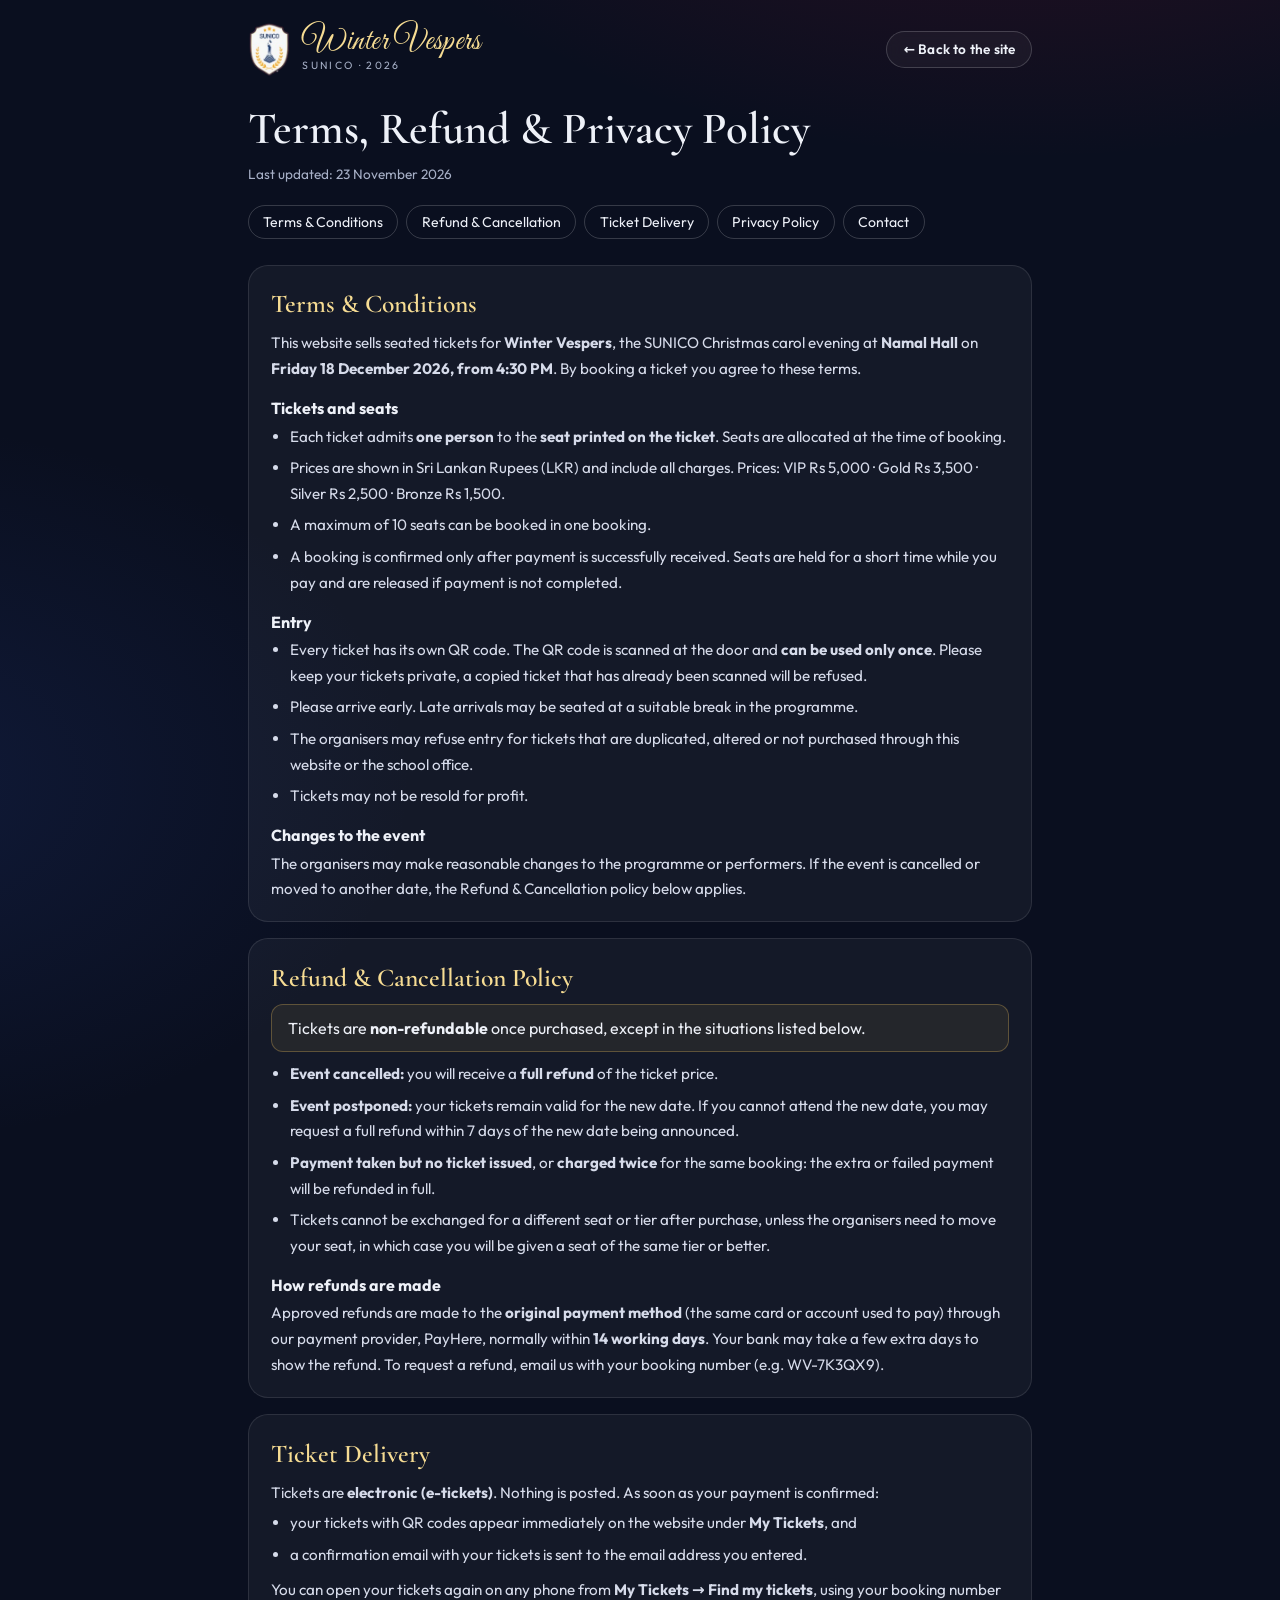
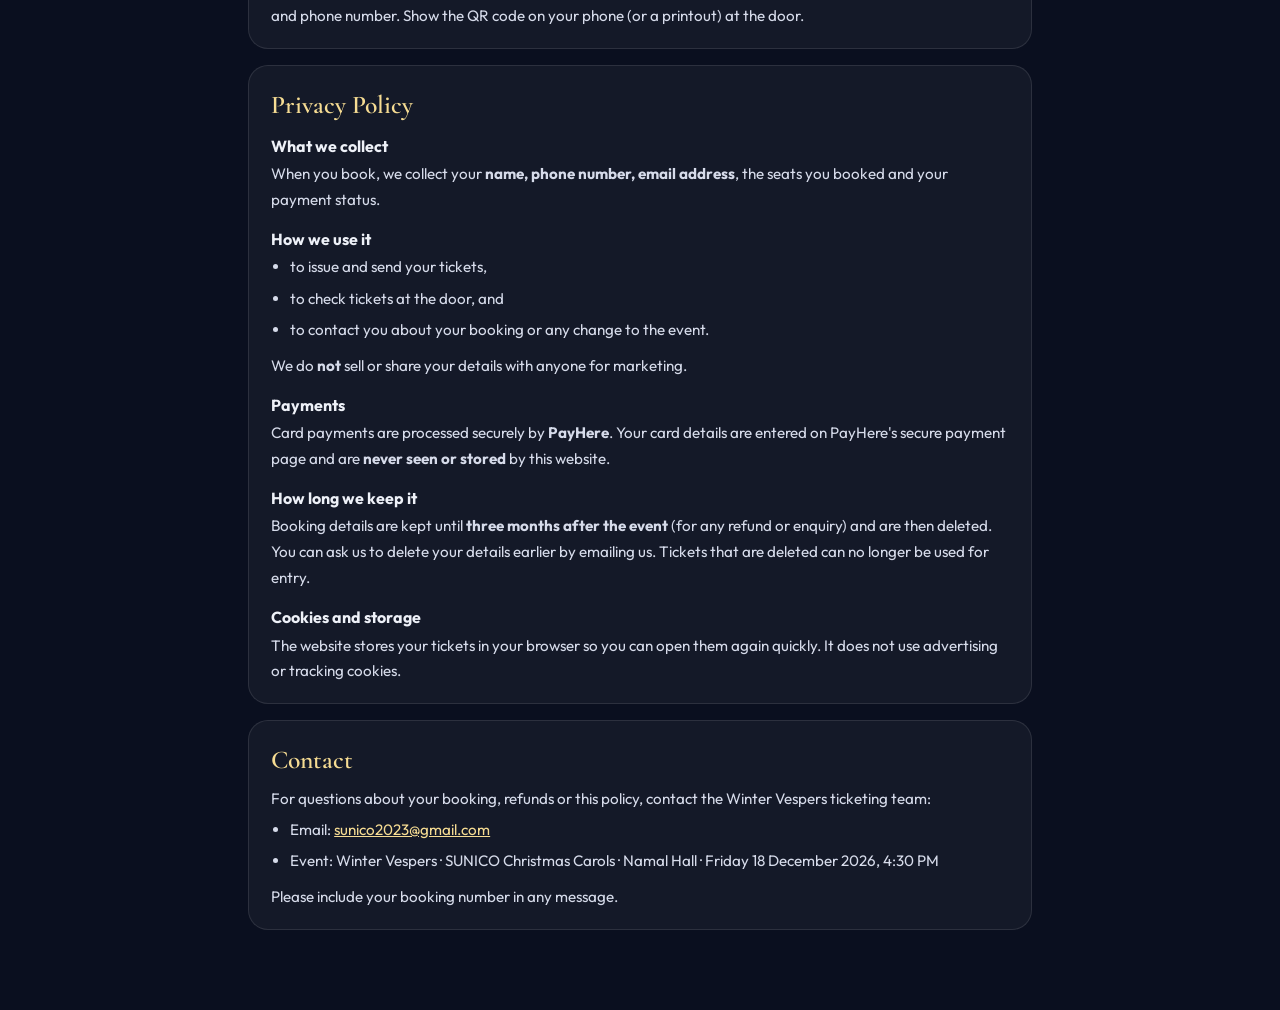
<file: policies.html>
<!DOCTYPE html>
<html lang="en">
<head>
  <meta charset="UTF-8" />
  <meta name="viewport" content="width=device-width, initial-scale=1.0" />
  <title>Terms, Refund &amp; Privacy Policy · Winter Vespers 2026</title>
  <link rel="icon" href="assets/img/sunico-logo.png" />
  <link rel="stylesheet" href="css/style.css" />
  <style>
    body{min-height:100vh}
    .pol{max-width:820px;margin:0 auto;padding:1.4rem 1.1rem 4rem}
    .pol-top{display:flex;align-items:center;gap:.8rem;margin-bottom:1.6rem}
    .pol-top img{width:42px}
    .pol-top .script{font-size:2rem;color:var(--gold-2);line-height:1}
    .pol-top small{display:block;font-size:.66rem;letter-spacing:.22em;color:var(--muted)}
    .pol-top a.back{margin-left:auto}
    .pol h1{font-family:var(--f-serif);font-size:clamp(2rem,5vw,2.8rem);font-weight:600;margin-bottom:.4rem}
    .pol .updated{color:var(--muted);font-size:.85rem;margin-bottom:1.2rem}
    .pol nav{display:flex;flex-wrap:wrap;gap:.5rem;margin-bottom:1.6rem}
    .pol nav a{padding:.45rem .9rem;border-radius:99px;border:1px solid var(--line-2);color:var(--text);font-size:.88rem}
    .pol nav a:hover{border-color:var(--gold);color:var(--gold-2)}
    .pol section{padding:1.4rem 1.4rem 1.2rem;margin-bottom:1rem;border-radius:20px;background:var(--panel);border:1px solid var(--line);scroll-margin-top:1rem}
    .pol h2{font-family:var(--f-serif);font-size:1.6rem;font-weight:600;color:var(--gold-2);margin-bottom:.7rem}
    .pol h3{font-size:1rem;margin:1rem 0 .35rem}
    .pol p,.pol li{color:#d6dbea;line-height:1.7;font-size:.95rem}
    .pol ul{padding-left:1.2rem;display:grid;gap:.35rem;margin:.3rem 0 .6rem}
    .pol a.mail{color:var(--gold-2);text-decoration:underline}
    .pol .box{padding:.8rem 1rem;border-radius:12px;background:rgba(231,189,90,.08);border:1px solid rgba(231,189,90,.3);margin:.6rem 0}
  </style>
</head>
<body>
  <main class="pol">
    <div class="pol-top">
      <img src="assets/img/sunico-logo.png" alt="SUNICO" />
      <div><span class="script">Winter Vespers</span><small>SUNICO · 2026</small></div>
      <a class="back btn btn-ghost btn-sm" href="index.html#home">← Back to the site</a>
    </div>

    <h1>Terms, Refund &amp; Privacy Policy</h1>
    <p class="updated">Last updated: 23 November 2026</p>
    <nav>
      <a href="#terms">Terms &amp; Conditions</a>
      <a href="#refunds">Refund &amp; Cancellation</a>
      <a href="#delivery">Ticket Delivery</a>
      <a href="#privacy">Privacy Policy</a>
      <a href="#contact">Contact</a>
    </nav>

    <section id="terms">
      <h2>Terms &amp; Conditions</h2>
      <p>This website sells seated tickets for <b>Winter Vespers</b>, the SUNICO Christmas carol evening at <b>Namal Hall</b> on <b>Friday 18 December 2026, from 4:30 PM</b>. By booking a ticket you agree to these terms.</p>
      <h3>Tickets and seats</h3>
      <ul>
        <li>Each ticket admits <b>one person</b> to the <b>seat printed on the ticket</b>. Seats are allocated at the time of booking.</li>
        <li>Prices are shown in Sri Lankan Rupees (LKR) and include all charges. Prices: VIP Rs 5,000 · Gold Rs 3,500 · Silver Rs 2,500 · Bronze Rs 1,500.</li>
        <li>A maximum of 10 seats can be booked in one booking.</li>
        <li>A booking is confirmed only after payment is successfully received. Seats are held for a short time while you pay and are released if payment is not completed.</li>
      </ul>
      <h3>Entry</h3>
      <ul>
        <li>Every ticket has its own QR code. The QR code is scanned at the door and <b>can be used only once</b>. Please keep your tickets private, a copied ticket that has already been scanned will be refused.</li>
        <li>Please arrive early. Late arrivals may be seated at a suitable break in the programme.</li>
        <li>The organisers may refuse entry for tickets that are duplicated, altered or not purchased through this website or the school office.</li>
        <li>Tickets may not be resold for profit.</li>
      </ul>
      <h3>Changes to the event</h3>
      <p>The organisers may make reasonable changes to the programme or performers. If the event is cancelled or moved to another date, the Refund &amp; Cancellation policy below applies.</p>
    </section>

    <section id="refunds">
      <h2>Refund &amp; Cancellation Policy</h2>
      <div class="box">Tickets are <b>non-refundable</b> once purchased, except in the situations listed below.</div>
      <ul>
        <li><b>Event cancelled:</b> you will receive a <b>full refund</b> of the ticket price.</li>
        <li><b>Event postponed:</b> your tickets remain valid for the new date. If you cannot attend the new date, you may request a full refund within 7 days of the new date being announced.</li>
        <li><b>Payment taken but no ticket issued</b>, or <b>charged twice</b> for the same booking: the extra or failed payment will be refunded in full.</li>
        <li>Tickets cannot be exchanged for a different seat or tier after purchase, unless the organisers need to move your seat, in which case you will be given a seat of the same tier or better.</li>
      </ul>
      <h3>How refunds are made</h3>
      <p>Approved refunds are made to the <b>original payment method</b> (the same card or account used to pay) through our payment provider, PayHere, normally within <b>14 working days</b>. Your bank may take a few extra days to show the refund. To request a refund, email us with your booking number (e.g. WV-7K3QX9).</p>
    </section>

    <section id="delivery">
      <h2>Ticket Delivery</h2>
      <p>Tickets are <b>electronic (e-tickets)</b>. Nothing is posted. As soon as your payment is confirmed:</p>
      <ul>
        <li>your tickets with QR codes appear immediately on the website under <b>My Tickets</b>, and</li>
        <li>a confirmation email with your tickets is sent to the email address you entered.</li>
      </ul>
      <p>You can open your tickets again on any phone from <b>My Tickets → Find my tickets</b>, using your booking number and phone number. Show the QR code on your phone (or a printout) at the door.</p>
    </section>

    <section id="privacy">
      <h2>Privacy Policy</h2>
      <h3>What we collect</h3>
      <p>When you book, we collect your <b>name, phone number, email address</b>, the seats you booked and your payment status.</p>
      <h3>How we use it</h3>
      <ul>
        <li>to issue and send your tickets,</li>
        <li>to check tickets at the door, and</li>
        <li>to contact you about your booking or any change to the event.</li>
      </ul>
      <p>We do <b>not</b> sell or share your details with anyone for marketing.</p>
      <h3>Payments</h3>
      <p>Card payments are processed securely by <b>PayHere</b>. Your card details are entered on PayHere's secure payment page and are <b>never seen or stored</b> by this website.</p>
      <h3>How long we keep it</h3>
      <p>Booking details are kept until <b>three months after the event</b> (for any refund or enquiry) and are then deleted. You can ask us to delete your details earlier by emailing us. Tickets that are deleted can no longer be used for entry.</p>
      <h3>Cookies and storage</h3>
      <p>The website stores your tickets in your browser so you can open them again quickly. It does not use advertising or tracking cookies.</p>
    </section>

    <section id="contact">
      <h2>Contact</h2>
      <p>For questions about your booking, refunds or this policy, contact the Winter Vespers ticketing team:</p>
      <ul>
        <li>Email: <a class="mail" href="mailto:sunico2023@gmail.com">sunico2023@gmail.com</a></li>
        <li>Event: Winter Vespers · SUNICO Christmas Carols · Namal Hall · Friday 18 December 2026, 4:30 PM</li>
      </ul>
      <p>Please include your booking number in any message.</p>
    </section>
  </main>
</body>
</html>
</file>
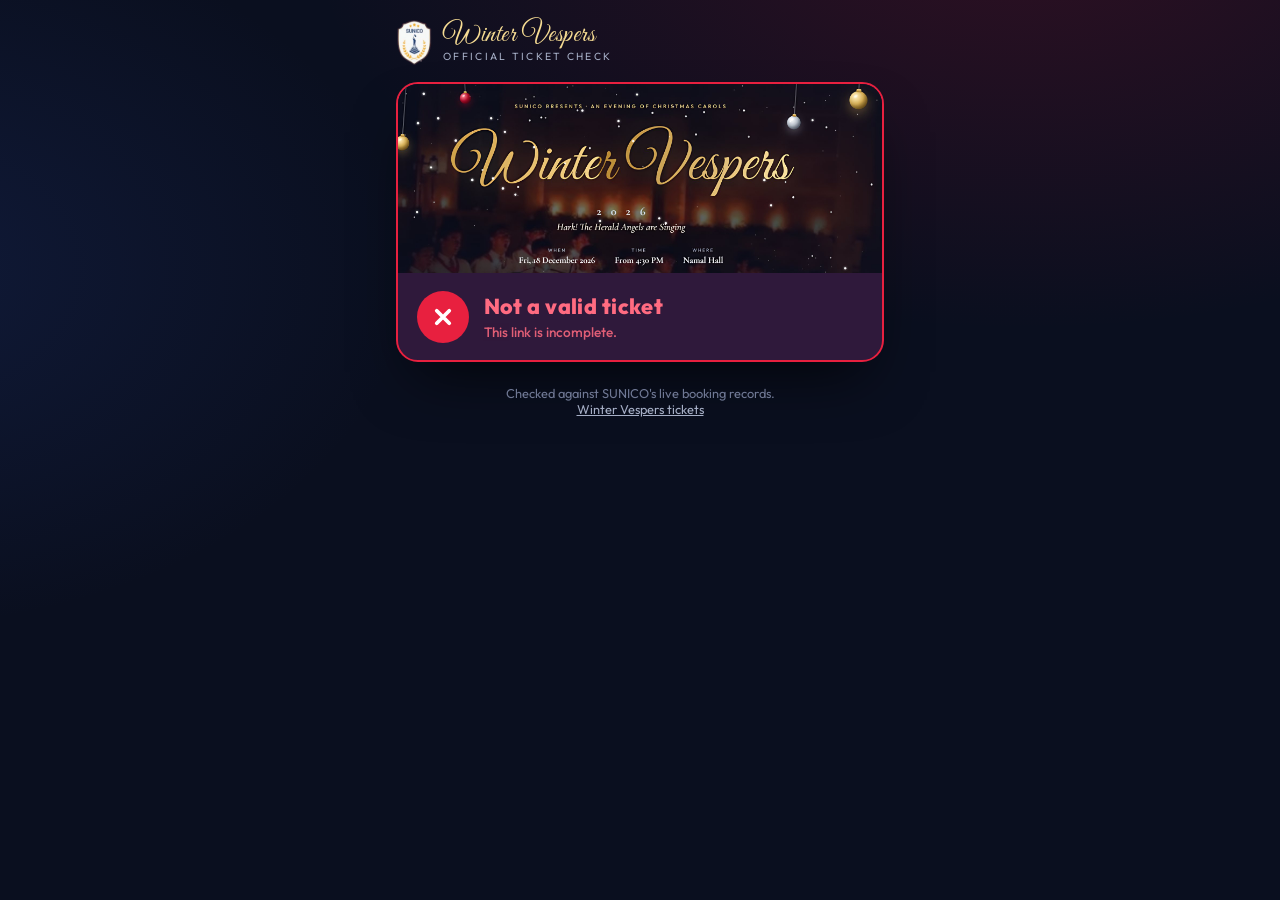
<file: verify.html>
<!DOCTYPE html>
<html lang="en">
<head>
  <meta charset="UTF-8" />
  <meta name="viewport" content="width=device-width, initial-scale=1.0" />
  <meta name="robots" content="noindex" />
  <title>Ticket check · Winter Vespers 2026</title>
  <link rel="icon" href="assets/img/sunico-logo.png" />
  <link rel="stylesheet" href="css/style.css" />
  <style>
    body{min-height:100vh}
    .vf{max-width:520px;margin:0 auto;padding:1.2rem 1rem 3rem}
    .vf-top{display:flex;align-items:center;gap:.7rem;margin-bottom:1rem}
    .vf-top img{width:36px}
    .vf-top .script{font-size:1.7rem;color:var(--gold-2);line-height:1}
    .vf-top small{display:block;font-size:.65rem;letter-spacing:.22em;color:var(--muted)}
    .vf-card{border-radius:22px;overflow:hidden;background:#10183a;border:2px solid var(--line-2);box-shadow:0 30px 60px -20px rgba(0,0,0,.7);animation:zoomIn .4s var(--ease)}
    .vf-face{display:block;width:100%;aspect-ratio:2964/1160;object-fit:cover}
    .vf-status{display:flex;align-items:center;gap:.9rem;padding:1.1rem 1.2rem;font-weight:800;font-size:1.35rem;letter-spacing:.02em}
    .vf-status .ic{flex:none;width:52px;height:52px;border-radius:50%;display:grid;place-items:center;color:#0a0f1f}
    .vf-status .ic svg{width:30px;height:30px;stroke-width:3}
    .vf-status small{display:block;font-weight:500;font-size:.85rem;letter-spacing:0;opacity:.85;margin-top:.15rem}
    .valid  .vf-status{background:rgba(47,209,122,.14);color:#2fd17a}  .valid .ic{background:#2fd17a}  .valid{border-color:#2fd17a}
    .used   .vf-status{background:rgba(245,165,36,.14);color:#f5a524}  .used .ic{background:#f5a524}   .used{border-color:#f5a524}
    .bad    .vf-status{background:rgba(232,32,63,.14);color:#ff6b81}   .bad .ic{background:#e8203f;color:#fff} .bad{border-color:#e8203f}
    .wait   .vf-status{color:var(--muted)} .wait .ic{background:var(--panel-2);color:var(--muted)}
    .vf-body{padding:1rem 1.2rem 1.3rem;display:grid;gap:.9rem}
    .vf-seat{display:flex;gap:.6rem;flex-wrap:wrap}
    .vf-seat div{flex:1;min-width:80px;padding:.6rem .7rem;border-radius:12px;background:rgba(255,255,255,.05);border:1px solid var(--line)}
    .vf-seat small{display:block;font-size:.62rem;letter-spacing:.18em;text-transform:uppercase;color:var(--muted)}
    .vf-seat b{font-family:var(--f-serif);font-size:1.7rem;line-height:1.1}
    .vf-meta{color:var(--muted);font-size:.9rem;line-height:1.6}
    .vf-meta b{color:var(--text)}
    .vf-staff{margin-top:1rem;padding:1rem 1.2rem;border-radius:18px;background:var(--panel);border:1px solid var(--line)}
    .vf-staff h3{font-size:.8rem;letter-spacing:.18em;text-transform:uppercase;color:var(--muted);margin-bottom:.7rem}
    .vf-staff form{display:flex;gap:.5rem}
    .vf-staff input{flex:1;min-width:0;padding:.75rem .9rem;border-radius:12px;border:1px solid var(--line);background:rgba(0,0,0,.25);color:var(--text);font:inherit;letter-spacing:.3em;text-align:center}
    .vf-staff .btn{flex:none}
    .vf-foot{text-align:center;margin-top:1.4rem;font-size:.8rem;color:var(--dim)}
    .vf-foot a{color:var(--muted);text-decoration:underline}
    .tier-vip{color:#d6bcff;text-shadow:0 0 12px rgba(169,112,255,.8)} .tier-gold{color:var(--gold-2)} .tier-silver{color:var(--silver)} .tier-bronze{color:#e0a47a}
  </style>
</head>
<body>
  <main class="vf">
    <div class="vf-top">
      <img src="assets/img/sunico-logo.png" alt="SUNICO" />
      <div><span class="script">Winter Vespers</span><small>OFFICIAL TICKET CHECK</small></div>
    </div>

    <article class="vf-card wait" id="card">
      <img class="vf-face" src="assets/img/ticket-face.jpg" alt="Winter Vespers 2026" />
      <div class="vf-status"><span class="ic"><svg viewBox="0 0 24 24"><circle cx="12" cy="12" r="8" stroke-dasharray="4 4"/></svg></span><div id="title">Checking ticket…<small id="sub">One moment</small></div></div>
      <div class="vf-body" id="body" hidden>
        <div class="vf-seat">
          <div><small>Row</small><b id="row">–</b></div>
          <div><small>Seat</small><b id="seat">–</b></div>
          <div><small>Tier</small><b id="tier">–</b></div>
        </div>
        <div class="vf-meta" id="meta"></div>
      </div>
    </article>

    <section class="vf-staff" id="staff" hidden>
      <h3>Door staff</h3>
      <div id="staffIn" hidden>
        <button class="btn btn-gold btn-block" id="checkInBtn">Check in this ticket</button>
        <button class="link-btn" id="signOut">Sign out of door mode</button>
      </div>
      <form id="pinForm" hidden>
        <input id="pin" type="password" inputmode="numeric" placeholder="Staff PIN" autocomplete="off" />
        <button class="btn btn-gold" type="submit">Sign in</button>
      </form>
    </section>

    <p class="vf-foot">Checked against SUNICO's live booking records.<br><a href="./">Winter Vespers tickets</a></p>
  </main>
  <div class="toast" id="toast"></div>
  <script src="js/hall-plan.js"></script>
  <script src="js/verify.js"></script>
</body>
</html>
</file>
<file: css/style.css>
/* =========================================================
   Winter Vespers 2026 · SUNICO Christmas Carols · Tickets
   ========================================================= */
/* Fonts are bundled with the site (SIL Open Font License) so they always load */
@font-face{font-family:'Great Vibes';font-style:normal;font-weight:400;font-display:swap;src:url(../assets/fonts/great-vibes-latin-400-normal.woff2) format('woff2')}
@font-face{font-family:'Cormorant Garamond';font-style:normal;font-weight:500;font-display:swap;src:url(../assets/fonts/cormorant-garamond-latin-500-normal.woff2) format('woff2')}
@font-face{font-family:'Cormorant Garamond';font-style:normal;font-weight:600;font-display:swap;src:url(../assets/fonts/cormorant-garamond-latin-600-normal.woff2) format('woff2')}
@font-face{font-family:'Cormorant Garamond';font-style:normal;font-weight:700;font-display:swap;src:url(../assets/fonts/cormorant-garamond-latin-700-normal.woff2) format('woff2')}
@font-face{font-family:'Cormorant Garamond';font-style:italic;font-weight:500;font-display:swap;src:url(../assets/fonts/cormorant-garamond-latin-500-italic.woff2) format('woff2')}
@font-face{font-family:'Cormorant Garamond';font-style:italic;font-weight:600;font-display:swap;src:url(../assets/fonts/cormorant-garamond-latin-600-italic.woff2) format('woff2')}
@font-face{font-family:'Outfit';font-style:normal;font-weight:100 900;font-display:swap;src:url(../assets/fonts/outfit-latin-wght-normal.woff2) format('woff2')}
:root{
  --night:#0a0f1f;
  --night-2:#0f1730;
  --panel:rgba(255,255,255,.045);
  --panel-2:rgba(255,255,255,.07);
  --line:rgba(255,255,255,.10);
  --line-2:rgba(255,255,255,.18);
  --text:#eef1f8;
  --muted:#a6afc6;
  --dim:#6f7894;

  --vip:#a970ff;
  --vip-2:#d6bcff;
  --gold:#e7bd5a;
  --gold-2:#f6dc93;
  --gold-deep:#a97a1f;
  --silver:#cdd6e2;
  --silver-deep:#7f8ea3;
  --bronze:#c47f4e;
  --bronze-deep:#7b4524;
  --crimson:#b3122e;
  --pick:#34d399;
  --taken:#e8203f;

  --radius:18px;
  --ease:cubic-bezier(.2,.8,.2,1);
  --spring:cubic-bezier(.34,1.56,.64,1);

  --f-script:'Great Vibes',cursive;
  --f-serif:'Cormorant Garamond',Georgia,serif;
  --f-sans:'Outfit',system-ui,-apple-system,Segoe UI,Roboto,sans-serif;
}
*{box-sizing:border-box;margin:0;padding:0}
[hidden]{display:none!important}
html{scroll-behavior:smooth}
body{
  font-family:var(--f-sans);color:var(--text);
  background:
    radial-gradient(1200px 700px at 80% -10%, rgba(179,18,46,.22), transparent 60%),
    radial-gradient(900px 600px at -10% 30%, rgba(40,70,160,.20), transparent 60%),
    var(--night);
  min-height:100vh;overflow-x:hidden;
  -webkit-font-smoothing:antialiased;
}
img{display:block;max-width:100%}
button{font:inherit;color:inherit;background:none;border:0;cursor:pointer}
a{color:inherit;text-decoration:none}
svg{fill:none;stroke:currentColor;stroke-width:1.8;stroke-linecap:round;stroke-linejoin:round}
.script{font-family:var(--f-script);font-weight:400;letter-spacing:.5px}
em{font-style:italic;font-family:var(--f-serif);color:var(--gold-2)}

#snow{position:fixed;inset:0;width:100%;height:100%;pointer-events:none;z-index:60}

/* ---------- buttons ---------- */
.btn{
  display:inline-flex;align-items:center;justify-content:center;gap:.6rem;
  padding:.85rem 1.4rem;border-radius:999px;font-weight:600;font-size:.95rem;letter-spacing:.2px;
  transition:transform .25s var(--ease),box-shadow .25s var(--ease),background .25s,opacity .25s;
  white-space:nowrap;position:relative;overflow:hidden;
}
.btn svg{width:18px;height:18px;transition:transform .25s var(--ease)}
.btn:hover svg{transform:translateX(3px)}
.btn-sm{padding:.55rem 1rem;font-size:.85rem}
.btn-lg{padding:1rem 1.8rem;font-size:1rem}
.btn-block{width:100%}
.btn-gold{
  color:#2a1a00;
  background:linear-gradient(135deg,var(--gold-2),var(--gold) 45%,var(--gold-deep));
  box-shadow:0 8px 30px -8px rgba(231,189,90,.55), inset 0 1px 0 rgba(255,255,255,.6);
}
.btn-gold::after{
  content:"";position:absolute;inset:0;
  background:linear-gradient(110deg,transparent 30%,rgba(255,255,255,.55) 50%,transparent 70%);
  transform:translateX(-120%);transition:transform .8s var(--ease);
}
.btn-gold:hover::after{transform:translateX(120%)}
.btn-gold:hover{transform:translateY(-2px);box-shadow:0 14px 40px -10px rgba(231,189,90,.7), inset 0 1px 0 rgba(255,255,255,.6)}
.btn-gold:disabled{opacity:.35;cursor:not-allowed;transform:none;box-shadow:none}
.btn-ghost{border:1px solid var(--line-2);background:rgba(255,255,255,.04);backdrop-filter:blur(8px)}
.btn-ghost:hover{background:rgba(255,255,255,.1);transform:translateY(-2px)}
.btn-outline{border:1px solid var(--line-2);width:100%}
.btn-outline:hover{border-color:var(--gold);color:var(--gold-2)}
.icon-btn{width:38px;height:38px;border-radius:50%;display:grid;place-items:center;border:1px solid var(--line);background:var(--panel);transition:.2s}
.icon-btn svg{width:18px;height:18px}
.icon-btn:hover{border-color:var(--gold);color:var(--gold-2)}
.icon-btn.off{opacity:.45}
.link-btn{display:block;margin:.9rem auto 0;color:var(--muted);font-size:.9rem;text-decoration:underline;text-underline-offset:3px}
.link-btn:hover{color:var(--text)}
.pill[hidden]{display:none}
.pill{display:inline-grid;place-items:center;min-width:20px;height:20px;padding:0 6px;border-radius:99px;background:var(--crimson);font-size:.72rem;font-weight:700;margin-left:4px}

/* ---------- nav ---------- */
.nav{
  position:fixed;top:0;left:0;right:0;z-index:50;
  display:flex;align-items:center;justify-content:space-between;gap:1rem;
  padding:.8rem clamp(1rem,4vw,3rem);
  transition:background .3s,backdrop-filter .3s,border-color .3s;
  border-bottom:1px solid transparent;
}
.nav.scrolled{background:rgba(10,15,31,.72);backdrop-filter:blur(14px);border-color:var(--line)}
.brand{display:flex;align-items:center;gap:.7rem}
.brand img{width:38px;height:auto;filter:drop-shadow(0 4px 10px rgba(0,0,0,.4))}
.brand-text{display:flex;flex-direction:column;line-height:1}
.brand-text .script{font-size:1.7rem;color:var(--gold-2)}
.brand-text small{font-size:.64rem;letter-spacing:.25em;color:var(--muted);margin-top:2px}
.nav-links{display:flex;gap:.4rem;background:var(--panel);border:1px solid var(--line);padding:.3rem;border-radius:99px;backdrop-filter:blur(10px)}
.nav-links a{padding:.45rem 1rem;border-radius:99px;font-size:.9rem;color:var(--muted);transition:.25s;display:flex;align-items:center}
.nav-links a:hover{color:var(--text)}
.nav-links a.on{background:rgba(255,255,255,.1);color:var(--text)}
.nav-actions{display:flex;gap:.6rem;align-items:center}

/* ---------- views ---------- */
.view{display:none}
.view.active{display:block;animation:viewIn .7s var(--ease)}
@keyframes viewIn{from{opacity:0;transform:translateY(18px)}to{opacity:1;transform:none}}

/* ---------- hero ---------- */
.hero{position:relative;min-height:100vh;display:grid;place-items:center;overflow:hidden;padding:7rem 1.2rem 9rem}
.hero-slides{position:absolute;inset:0;overflow:hidden}
.hero-bg{position:absolute;inset:-4%;background-size:cover;background-position:center;animation:kenburns 26s ease-in-out infinite alternate;filter:saturate(1.05);opacity:0;transition:opacity 1.8s ease}
.hero-bg.on{opacity:1}
@keyframes kenburns{from{transform:scale(1.02) translate(0,0)}to{transform:scale(1.14) translate(-1.5%,-2%)}}
.hero-shade{position:absolute;inset:0;background:
  radial-gradient(ellipse at 50% 45%, rgba(10,15,31,.35), rgba(10,15,31,.86) 70%),
  linear-gradient(180deg, rgba(10,15,31,.55), rgba(10,15,31,.25) 40%, var(--night) 98%)}
.hero-inner{position:relative;text-align:center;max-width:1200px;z-index:2}
.eyebrow{font-size:.78rem;letter-spacing:.32em;text-transform:uppercase;color:var(--gold-2);opacity:.9}
.hero .eyebrow{position:relative;z-index:1;margin-bottom:.4rem}
.hero-title{margin:.6rem 0 .2rem;line-height:.9;display:flex;flex-direction:column;align-items:center}
.hero-title .script{font-size:clamp(4rem,12vw,9.5rem);line-height:1.2;padding:.45em .5em .3em;margin:-.22em 0 -.25em;overflow:visible}
.hero-title .year{font-family:var(--f-serif);font-size:clamp(1.2rem,3vw,1.8rem);letter-spacing:.8em;margin-top:.2rem;color:var(--silver);padding-left:.8em}
.shimmer{
  background:linear-gradient(100deg,#b8862b 0%,#f7e3a3 20%,#e7bd5a 40%,#fff6d8 50%,#e7bd5a 60%,#c89535 80%,#f6dc93 100%);
  background-size:250% 100%;-webkit-background-clip:text;background-clip:text;color:transparent;
  animation:shimmer 6s linear infinite;filter:drop-shadow(0 6px 30px rgba(231,189,90,.35));
}
@keyframes shimmer{to{background-position:-250% 0}}
.hero-sub{font-family:var(--f-serif);font-style:italic;font-size:clamp(1.1rem,2.4vw,1.5rem);color:#e9ddd0;margin-top:.6rem}
.hero-meta{display:flex;justify-content:center;gap:clamp(1rem,4vw,3rem);margin:2.2rem 0 1.8rem;flex-wrap:wrap}
.hero-meta div{display:flex;flex-direction:column;gap:.25rem}
.hero-meta span{font-size:.7rem;letter-spacing:.25em;text-transform:uppercase;color:var(--muted)}
.hero-meta strong{font-family:var(--f-serif);font-size:1.35rem;font-weight:600}
.countdown{display:inline-flex;gap:.6rem;margin-bottom:2.2rem}
.countdown div{width:84px;padding:.8rem 0 .6rem;border-radius:14px;background:rgba(255,255,255,.06);border:1px solid var(--line);backdrop-filter:blur(10px)}
.countdown b{display:block;font-family:var(--f-serif);font-size:2.1rem;font-weight:600;line-height:1;font-variant-numeric:tabular-nums}
.countdown span{font-size:.62rem;letter-spacing:.2em;text-transform:uppercase;color:var(--muted)}
.countdown b.tick{animation:tick .5s var(--ease)}
@keyframes tick{0%{transform:translateY(-6px);opacity:.3}100%{transform:none;opacity:1}}
.hero-cta{display:flex;gap:.8rem;justify-content:center;flex-wrap:wrap}
.scroll-hint{position:absolute;bottom:2.5rem;left:50%;transform:translateX(-50%);width:24px;height:38px;border:1.5px solid var(--line-2);border-radius:14px;z-index:2}
.scroll-hint span{position:absolute;top:7px;left:50%;width:3px;height:8px;margin-left:-1.5px;border-radius:2px;background:var(--gold-2);animation:scrollDot 1.8s infinite}
@keyframes scrollDot{0%{opacity:0;transform:translateY(0)}40%{opacity:1}100%{opacity:0;transform:translateY(14px)}}
.tree-line{position:absolute;left:0;right:0;bottom:-1px;width:100%;height:120px;z-index:1}
.tree-line path{fill:var(--night);stroke:none}

/* hanging ornaments */
.ornaments{position:absolute;inset:0 0 auto 0;height:0;z-index:1;pointer-events:none}
.orn{position:absolute;top:0;width:2px;background:linear-gradient(var(--line-2),rgba(255,255,255,.35));transform-origin:top center;animation:swing 5s ease-in-out infinite alternate}
.orn i{position:absolute;bottom:-34px;left:50%;width:44px;height:44px;margin-left:-22px;border-radius:50%;pointer-events:auto;cursor:pointer;
  background:radial-gradient(circle at 32% 30%,#ff8f9f,#c3102e 45%,#5e0716 85%);
  box-shadow:0 10px 30px rgba(179,18,46,.45), inset -6px -8px 14px rgba(0,0,0,.35)}
.orn i::before{content:"";position:absolute;top:-6px;left:50%;width:12px;height:8px;margin-left:-6px;border-radius:3px 3px 1px 1px;background:linear-gradient(#f6dc93,#a97a1f)}
.orn i::after{content:"";position:absolute;top:9px;left:10px;width:10px;height:6px;border-radius:50%;background:rgba(255,255,255,.65);transform:rotate(-35deg);filter:blur(1px)}
.orn.gold i{background:radial-gradient(circle at 32% 30%,#fff3c4,#e7bd5a 45%,#7a5410 85%);box-shadow:0 10px 30px rgba(231,189,90,.4), inset -6px -8px 14px rgba(0,0,0,.3)}
.orn.silver i{background:radial-gradient(circle at 32% 30%,#ffffff,#c4cfdc 45%,#58657a 85%);box-shadow:0 10px 30px rgba(205,214,226,.35), inset -6px -8px 14px rgba(0,0,0,.3)}
.o1{left:7%;height:120px;animation-duration:5.5s}
.o2{left:15%;height:200px;animation-duration:6.5s}.o2 i{transform:scale(.8)}
.o3{left:24%;height:90px;animation-duration:4.8s}.o3 i{transform:scale(.62)}
.o4{right:22%;height:150px;animation-duration:6s}.o4 i{transform:scale(.75)}
.o5{right:12%;height:95px;animation-duration:5.2s}
.o6{right:5%;height:210px;animation-duration:7s}.o6 i{transform:scale(.9)}
@keyframes swing{from{transform:rotate(-4deg)}to{transform:rotate(4deg)}}

/* ---------- blocks ---------- */
.block{padding:6rem clamp(1rem,5vw,4rem);max-width:1240px;margin:0 auto;position:relative}
.block-head{text-align:center;max-width:680px;margin:0 auto 3.2rem}
.block-head h2,.page-head h2{font-family:var(--f-serif);font-weight:600;font-size:clamp(2.2rem,5vw,3.6rem);line-height:1.05;margin:.6rem 0 .8rem}
.lead{color:var(--muted);font-size:1.05rem;line-height:1.6}

/* tiers */
.tier-grid{display:grid;grid-template-columns:repeat(3,1fr);gap:1.4rem}
.tier-card{
  position:relative;padding:2rem 1.6rem 1.6rem;border-radius:24px;text-align:center;
  background:linear-gradient(180deg,rgba(255,255,255,.07),rgba(255,255,255,.02));
  border:1px solid var(--line);overflow:hidden;
  transition:transform .5s var(--ease),border-color .3s,box-shadow .5s;transform-style:preserve-3d;
}
.tier-card::before{content:"";position:absolute;inset:-40% -40% auto;height:80%;border-radius:50%;filter:blur(50px);opacity:.25;transition:opacity .4s}
.tier-card[data-tier=vip]::before{background:var(--vip)}
.tier-card[data-tier=gold]::before{background:var(--gold)}
.tier-card[data-tier=silver]::before{background:#8fb3ff}
.tier-card[data-tier=bronze]::before{background:var(--bronze)}
.tier-card:hover{border-color:var(--line-2);box-shadow:0 30px 60px -30px rgba(0,0,0,.8)}
.tier-card:hover::before{opacity:.45}
.coin-wrap{perspective:800px;width:170px;height:170px;margin:0 auto 1.2rem;position:relative}
.coin{width:100%;height:100%;object-fit:contain;filter:drop-shadow(0 20px 25px rgba(0,0,0,.55));animation:floaty 5s ease-in-out infinite}
.tier-card:hover .coin{animation:coinSpin 1.2s var(--ease)}
@keyframes floaty{0%,100%{transform:translateY(0) rotate(-3deg)}50%{transform:translateY(-10px) rotate(3deg)}}
@keyframes coinSpin{from{transform:rotateY(0)}to{transform:rotateY(360deg)}}
.tier-card h3{font-family:var(--f-serif);font-size:2rem;font-weight:600}
.tier-card[data-tier=vip] h3{color:var(--vip-2)}
.tier-card[data-tier=gold] h3{color:var(--gold-2)}
.tier-card[data-tier=silver] h3{color:var(--silver)}
.tier-card[data-tier=bronze] h3{color:#e0a47a}
.price{font-size:1.25rem;font-weight:600;margin:.2rem 0 1.1rem}
.tier-card ul{list-style:none;color:var(--muted);font-size:.95rem;display:grid;gap:.45rem;margin-bottom:1.2rem}
.tier-card li::before{content:"✦";color:var(--gold);margin-right:.5rem;font-size:.75rem}
.avail{font-size:.85rem;color:var(--muted);margin-bottom:1rem}
.avail span{color:var(--text);font-weight:600;font-variant-numeric:tabular-nums}

/* gallery */
.gallery{display:grid;grid-template-columns:repeat(4,1fr);grid-auto-rows:220px;gap:1rem;grid-auto-flow:dense}
.g{position:relative;border-radius:18px;overflow:hidden;cursor:zoom-in;border:1px solid var(--line)}
.g-tall{grid-row:span 2}
.g-wide{grid-column:span 2}
.g img{width:100%;height:100%;object-fit:cover;transition:transform 1.2s var(--ease),filter .6s}
.g:hover img{transform:scale(1.08);filter:brightness(1.08)}
.g figcaption{position:absolute;left:0;right:0;bottom:0;padding:2.2rem 1rem .9rem;font-family:var(--f-serif);font-size:1.15rem;font-style:italic;
  background:linear-gradient(transparent,rgba(5,8,18,.85));transform:translateY(30%);opacity:0;transition:.5s var(--ease)}
.g:hover figcaption{transform:none;opacity:1}

/* info */
.info-grid{display:grid;grid-template-columns:repeat(3,1fr);gap:1.2rem}
.info-card{padding:1.6rem;border-radius:var(--radius);background:var(--panel);border:1px solid var(--line)}
.info-card svg{width:30px;height:30px;color:var(--gold);margin-bottom:1rem}
.info-card h4{font-family:var(--f-serif);font-size:1.4rem;font-weight:600;margin-bottom:.3rem}
.info-card p{color:var(--muted);line-height:1.55}
.cta-band{margin-top:3rem;padding:3rem 1.5rem;text-align:center;border-radius:28px;position:relative;overflow:hidden;
  background:linear-gradient(135deg,rgba(179,18,46,.55),rgba(90,8,24,.6)),url('../assets/img/snowflakes-hanging.jpg') center/cover;
  border:1px solid rgba(255,255,255,.14)}
.cta-band h3 .script{font-size:clamp(2.8rem,7vw,4.6rem);color:#fff4d6;display:block;margin-bottom:1rem;text-shadow:0 6px 30px rgba(0,0,0,.4)}

/* reveal on scroll */
.reveal{opacity:0;transform:translateY(26px);transition:opacity .9s var(--ease),transform .9s var(--ease)}
.reveal.in{opacity:1;transform:none}
.reveal[data-delay="1"]{transition-delay:.12s}
.reveal[data-delay="2"]{transition-delay:.24s}
.reveal[data-delay="3"]{transition-delay:.36s}
.reveal[data-delay="4"]{transition-delay:.48s}
.reveal[data-delay="5"]{transition-delay:.6s}

/* ---------- page heads / steps ---------- */
.page-head{max-width:1240px;margin:0 auto;padding:7.5rem clamp(1rem,5vw,4rem) 1.8rem}
.page-head h2{margin-top:1rem}
#view-seats .page-head{max-width:1440px;padding-left:clamp(.6rem,3vw,2.5rem);padding-right:clamp(.6rem,3vw,2.5rem)}
.map-hint{display:none}
@media (max-width:700px){
  .map-hint{display:block;text-align:center;font-size:.8rem;color:var(--muted);padding:.6rem .5rem 0}
  .map-hint .h-zoomed{display:none}
  .map-card:has(.map-wrap.zoomed) .map-hint .h-out{display:none}
  .map-card:has(.map-wrap.zoomed) .map-hint .h-zoomed{display:inline}
  .map-toolbar{padding:.8rem}
  .lg{padding:.3rem .55rem;font-size:.74rem}
  .best{gap:.5rem}
  .best .btn-outline{flex:1}
}
.steps{display:flex;align-items:center;gap:.6rem;font-size:.82rem;color:var(--dim);flex-wrap:wrap}
.steps i{width:28px;height:1px;background:var(--line-2)}
.step.on{color:var(--gold-2);font-weight:600}
.step.done{color:var(--muted)}
.step.done::before{content:"✓ ";color:var(--gold)}

/* ---------- seat map ---------- */
.seat-layout{max-width:1440px;margin:0 auto;padding:0 clamp(.6rem,3vw,2.5rem) 5rem;display:grid;grid-template-columns:1fr 300px;gap:1.4rem;align-items:start}
.map-card{border-radius:24px;background:linear-gradient(180deg,rgba(255,255,255,.05),rgba(255,255,255,.02));border:1px solid var(--line);overflow:hidden}
.map-toolbar{display:flex;justify-content:space-between;align-items:center;gap:1rem;padding:1rem 1.2rem;border-bottom:1px solid var(--line);flex-wrap:wrap}
.legend{display:flex;gap:.4rem;flex-wrap:wrap}
.lg{display:flex;align-items:center;gap:.45rem;padding:.4rem .75rem;border-radius:99px;border:1px solid var(--line);font-size:.8rem;color:var(--muted);transition:.2s}
.lg b{color:var(--text);font-weight:600}
button.lg:hover{border-color:var(--line-2);color:var(--text)}
button.lg.active{border-color:var(--gold);color:var(--text);background:rgba(231,189,90,.08)}
.lg.static{border-color:transparent}
.sw{width:14px;height:12px;border-radius:3px 3px 4px 4px;display:inline-block}
.sw.vip{background:var(--vip);box-shadow:0 0 8px rgba(169,112,255,.7)}
.sw.gold{background:var(--gold)}
.sw.silver{background:var(--silver)}
.sw.bronze{background:var(--bronze)}
.sw.sel{background:var(--pick);box-shadow:0 0 10px var(--pick)}
.sw.taken{background:var(--taken);position:relative}
.sw.taken::after{content:'×';position:absolute;inset:0;display:grid;place-items:center;color:#fff;font-size:12px;font-weight:800;line-height:1}
.zoom{display:flex;gap:.4rem}

.map-wrap{position:relative;padding:.5rem;touch-action:pan-y;user-select:none;cursor:default}
.map-wrap.pannable{cursor:grab;touch-action:none}
.map-wrap.panning{cursor:grabbing}
#hall{stroke:none;display:block;width:100%;height:auto;max-height:calc(100svh - 150px);margin:0 auto}
#hall text{font-family:var(--f-sans);fill:var(--dim);font-size:13px;font-weight:600;stroke:none;user-select:none}
#hall .stage-label{fill:#fff4d6;font-family:var(--f-serif);font-size:24px;letter-spacing:10px;font-weight:600}
#hall .stage-sub{fill:rgba(255,244,214,.6);font-size:11px;letter-spacing:4px;font-weight:500}
#hall .zone-label{font-size:12px;letter-spacing:4px;fill:var(--muted);font-weight:500}
#hall .row-lbl{font-size:17px;font-weight:700;fill:var(--muted)}

.seat{cursor:pointer;outline:none}
.seat-in{transition:transform .25s var(--spring);transform-box:fill-box;transform-origin:center}
.seat .s-body{transition:fill .25s,opacity .3s,filter .25s}
.seat.vip .s-body{fill:var(--vip)}
.seat.gold .s-body{fill:var(--gold)}
.seat.silver .s-body{fill:var(--silver)}
.seat.bronze .s-body{fill:var(--bronze)}
.seat .s-back{fill:rgba(0,0,0,.45)}
.seat:hover .seat-in,.seat:focus-visible .seat-in{transform:scale(1.12)}
.seat:hover .s-body{filter:brightness(1.2)}
.seat.taken{cursor:not-allowed}
.seat.taken .s-body{fill:var(--taken);stroke:#5c0614;stroke-width:1.5}
.seat.taken .s-back{fill:#6d0a1a}
.seat.taken .s-x{display:block}
.seat .s-x{display:none;stroke:#fff;stroke-width:3.2;stroke-linecap:round}
#hall .s-num{font-size:13.5px;font-weight:800;fill:#0a0f1f;pointer-events:none;letter-spacing:-.2px}
.seat.taken .s-num,.seat.picked .s-num{display:none}
.seat .s-hit{pointer-events:all}
.seat.taken:hover .seat-in{transform:none}
.seat.picked .s-body{fill:var(--pick);filter:drop-shadow(0 0 6px rgba(52,211,153,.9))}
.seat.picked .s-check{display:block}
.seat .s-check{display:none;stroke:#0a0f1f;stroke-width:3.2;fill:none;stroke-linecap:round;stroke-linejoin:round}
.seat.pop .seat-in{animation:seatPop .45s var(--spring)}
@keyframes seatPop{0%{transform:scale(1)}40%{transform:scale(1.7)}100%{transform:scale(1)}}
#hall.filtering .seat:not(.hl):not(.picked) .s-body{opacity:.18}
.seat.flash .s-body{animation:flash 1s ease 2}
@keyframes flash{50%{fill:#fff}}

.stage-glow{animation:stageGlow 4s ease-in-out infinite alternate}
@keyframes stageGlow{from{opacity:.55}to{opacity:1}}

.tooltip{position:absolute;pointer-events:none;z-index:5;padding:.55rem .8rem;border-radius:12px;background:rgba(12,18,38,.95);border:1px solid var(--line-2);
  font-size:.82rem;white-space:nowrap;opacity:0;transform:translate(-50%,-120%) scale(.9);transition:opacity .15s,transform .15s;box-shadow:0 10px 30px rgba(0,0,0,.5)}
.tooltip.show{opacity:1;transform:translate(-50%,-130%) scale(1)}
.tooltip b{display:block;font-size:.95rem}
.tooltip .t-vip{color:var(--vip-2)}.tooltip .t-gold{color:var(--gold-2)}.tooltip .t-silver{color:var(--silver)}.tooltip .t-bronze{color:#e0a47a}

.best{display:flex;align-items:center;gap:.7rem;flex-wrap:wrap;padding:1rem 1.2rem;border-top:1px solid var(--line);font-size:.88rem;color:var(--muted)}
.best select,.field select{appearance:none;background:var(--panel-2) url("data:image/svg+xml,%3Csvg xmlns='http://www.w3.org/2000/svg' viewBox='0 0 24 24' fill='none' stroke='%23a6afc6' stroke-width='2'%3E%3Cpath d='M6 9l6 6 6-6'/%3E%3C/svg%3E") no-repeat right .7rem center/14px;
  border:1px solid var(--line);color:var(--text);padding:.5rem 2.2rem .5rem .9rem;border-radius:10px;font:inherit}
.best select option,.field select option{background:#141b36}
.qty{display:flex;align-items:center;border:1px solid var(--line);border-radius:10px;overflow:hidden}
.qty button{width:34px;height:34px;font-size:1.1rem}
.qty button:hover{background:var(--panel-2)}
.qty output{min-width:28px;text-align:center;color:var(--text);font-weight:600}
.best .btn-outline{width:auto}

/* summary */
.summary{position:sticky;top:90px;padding:1.4rem;border-radius:24px;background:linear-gradient(180deg,rgba(255,255,255,.07),rgba(255,255,255,.025));border:1px solid var(--line);backdrop-filter:blur(10px)}
.summary h3{font-family:var(--f-serif);font-size:1.6rem;font-weight:600}
.sum-head{display:flex;justify-content:space-between;align-items:center;margin-bottom:1rem}
.hold{display:flex;align-items:center;gap:.35rem;font-size:.78rem;color:var(--muted);padding:.3rem .6rem;border-radius:99px;background:rgba(179,18,46,.18);border:1px solid rgba(179,18,46,.4)}
.hold svg{width:14px;height:14px;color:#ff8f9f}
.hold b{color:var(--text);font-variant-numeric:tabular-nums}
.hold.urgent{animation:pulse 1s infinite}
@keyframes pulse{50%{background:rgba(179,18,46,.4)}}
.sum-empty{text-align:center;padding:1.2rem 0 1.4rem;color:var(--muted);font-size:.92rem;line-height:1.6}
.ghost-coin{width:84px;margin:0 auto .8rem;opacity:.35;filter:grayscale(.4);animation:floaty 5s ease-in-out infinite}
.chips{list-style:none;display:flex;flex-wrap:wrap;gap:.4rem;margin-bottom:1rem}
.chip{display:flex;align-items:center;gap:.4rem;padding:.35rem .4rem .35rem .65rem;border-radius:10px;font-size:.82rem;font-weight:600;
  background:var(--panel-2);border:1px solid var(--line);animation:chipIn .35s var(--spring)}
.chip i{width:8px;height:8px;border-radius:50%}
.chip{border-color:rgba(52,211,153,.35)}
.chip.vip i{background:var(--vip)}.chip.gold i{background:var(--gold)}.chip.silver i{background:var(--silver)}.chip.bronze i{background:var(--bronze)}
.chip button{width:18px;height:18px;border-radius:50%;display:grid;place-items:center;color:var(--muted);font-size:.9rem;line-height:1}
.chip button:hover{background:rgba(255,255,255,.12);color:#fff}
@keyframes chipIn{from{transform:scale(.6);opacity:0}to{transform:none;opacity:1}}
.breakdown{display:grid;gap:.5rem;font-size:.9rem;color:var(--muted);margin-bottom:.4rem}
.breakdown div{display:flex;justify-content:space-between}
.breakdown span:last-child{color:var(--text);font-variant-numeric:tabular-nums}
.total-row{display:flex;justify-content:space-between;align-items:baseline;padding:1rem 0;margin:.4rem 0 1rem;border-top:1px dashed var(--line-2)}
.total-row span{color:var(--muted)}
.total-row strong{font-family:var(--f-serif);font-size:2rem;font-weight:600;font-variant-numeric:tabular-nums}
.total-row strong.bump{animation:bump .4s var(--spring)}
@keyframes bump{40%{transform:scale(1.12);color:var(--gold-2)}}

/* mobile sticky bar */
.mbar{display:none}

/* ---------- checkout ---------- */
.checkout-layout{max-width:1240px;margin:0 auto;padding:0 clamp(1rem,5vw,4rem) 5rem;display:grid;grid-template-columns:1fr 380px;gap:1.4rem;align-items:start}
.co-form{display:grid;gap:1.2rem}
fieldset{border:1px solid var(--line);border-radius:22px;padding:1.4rem;background:var(--panel)}
legend{font-family:var(--f-serif);font-size:1.4rem;font-weight:600;padding:0 .5rem}
.row2{display:grid;grid-template-columns:1fr 1fr;gap:1rem}
.field{display:flex;flex-direction:column;gap:.4rem;margin-top:.9rem}
.field>span{font-size:.82rem;color:var(--muted)}
.field em{color:var(--dim);font-family:inherit;font-style:normal}
.field input,.field select{width:100%;padding:.8rem .95rem;border-radius:12px;border:1px solid var(--line);background:rgba(0,0,0,.2);color:var(--text);font:inherit;transition:border-color .2s,box-shadow .2s}
.field input:focus,.field select:focus{outline:none;border-color:var(--gold);box-shadow:0 0 0 4px rgba(231,189,90,.12)}
.field input.bad{border-color:#ff6b81;animation:shake .4s}
@keyframes shake{25%{transform:translateX(-5px)}75%{transform:translateX(5px)}}
.pay-option{display:flex;gap:1rem;align-items:flex-start;padding:1rem;border-radius:14px;border:1px solid var(--gold);background:rgba(231,189,90,.06);margin-top:.9rem;position:relative}
.pay-option p{color:var(--muted);font-size:.88rem;margin-top:.2rem;line-height:1.5}
.pay-option .radio{width:18px;height:18px;border-radius:50%;border:2px solid var(--gold);display:grid;place-items:center;flex:none;margin-top:3px}
.pay-option .radio::after{content:"";width:8px;height:8px;border-radius:50%;background:var(--gold)}
.badge{position:absolute;top:.8rem;right:.8rem;font-size:.68rem;letter-spacing:.1em;text-transform:uppercase;padding:.25rem .55rem;border-radius:99px;background:rgba(255,255,255,.08);color:var(--muted)}
.note{font-size:.85rem;color:var(--muted);margin-top:.9rem;line-height:1.5}
.check{display:flex;gap:.7rem;align-items:flex-start;font-size:.9rem;color:var(--muted);cursor:pointer}
.check input{accent-color:var(--gold);width:18px;height:18px;margin-top:2px}
.form-error{color:#ff8f9f;font-size:.9rem}
.co-event{display:flex;gap:.9rem;align-items:center;padding:.8rem;border-radius:14px;background:rgba(0,0,0,.2);margin:1rem 0}
.co-event img{width:64px;height:64px;border-radius:10px;object-fit:cover}
.co-event div{display:flex;flex-direction:column;font-size:.85rem;color:var(--muted)}
.co-event strong{font-size:1.8rem;color:var(--gold-2);line-height:1}
.co-lines{list-style:none;display:grid;gap:.55rem;font-size:.9rem;max-height:260px;overflow:auto}
.co-lines li{display:flex;justify-content:space-between;gap:.6rem;align-items:center}
.co-lines li span:first-child{display:flex;align-items:center;gap:.5rem}
.co-lines i{width:8px;height:8px;border-radius:50%}
.co-lines .vip i{background:var(--vip)}.co-lines .gold i{background:var(--gold)}.co-lines .silver i{background:var(--silver)}.co-lines .bronze i{background:var(--bronze)}

/* ---------- modal / lightbox / toast ---------- */
.modal,.lightbox{position:fixed;inset:0;z-index:80;display:grid;place-items:center;background:rgba(5,8,18,.75);backdrop-filter:blur(8px);animation:fade .3s}
.modal[hidden],.lightbox[hidden]{display:none}
@keyframes fade{from{opacity:0}}
.modal-card{text-align:center;padding:2.4rem 2.6rem;border-radius:24px;background:#10183a;border:1px solid var(--line-2);max-width:360px}
.modal-card h3{font-family:var(--f-serif);font-size:1.7rem;margin:1.2rem 0 .4rem}
.modal-card p{color:var(--muted)}
.loader{width:90px;height:90px;margin:0 auto;perspective:600px}
.loader img{width:100%;animation:coinSpin 1.2s linear infinite}
.lightbox img{max-width:min(92vw,1100px);max-height:72vh;border-radius:14px;box-shadow:0 30px 80px rgba(0,0,0,.6);animation:zoomIn .4s var(--ease);user-select:none;-webkit-user-drag:none}
@keyframes zoomIn{from{transform:scale(.92);opacity:0}}

.toast{position:fixed;left:50%;bottom:2rem;z-index:90;transform:translate(-50%,150%);padding:.8rem 1.2rem;border-radius:14px;background:#141c3d;border:1px solid var(--line-2);box-shadow:0 20px 40px rgba(0,0,0,.5);transition:transform .4s var(--spring),opacity .3s;font-size:.92rem;max-width:90vw;opacity:0;pointer-events:none}
.toast.show{transform:translate(-50%,0);opacity:1}

/* =========================================================
   TICKETS
   ========================================================= */
.tickets{max-width:1000px;margin:0 auto;padding:1rem clamp(1rem,4vw,2rem) 2rem;display:grid;gap:2.2rem}
.tickets-empty{text-align:center;padding:3rem 1rem 6rem;color:var(--muted)}
.tickets-empty p{margin-bottom:1.2rem}
.tickets-actions{display:flex;justify-content:center;gap:.8rem;padding:0 1rem 6rem;flex-wrap:wrap}

.ticket{--c1:#d0142f;--c2:#7c0a1c;--accent:#f6dc93;--paper:#fbf1dc;
  position:relative;display:grid;grid-template-columns:30% 70%;height:300px;
  filter:drop-shadow(0 30px 40px rgba(0,0,0,.55));animation:ticketIn .8s var(--ease) both}
.ticket.silver{--c1:#2847a6;--c2:#16275f;--accent:#e6eef9;--paper:#dbe9f7}
.ticket.bronze{--c1:#6b1a1d;--c2:#3a0c0e;--accent:#f0cdb0;--paper:#e9d6c2}
@keyframes ticketIn{from{opacity:0;transform:translateY(40px) rotateX(20deg)}}

.t-part{position:relative;overflow:hidden;color:#fff;
  background:
    radial-gradient(120% 90% at 50% -10%, var(--c1), var(--c2) 75%);
}
.t-stub{border-radius:16px 0 0 16px;padding:1.4rem 1.2rem;display:flex;flex-direction:column;justify-content:space-between;cursor:grab;touch-action:pan-y;z-index:2;
  -webkit-mask:radial-gradient(circle 14px at 100% 0,transparent 98%,#000) top/100% 51% no-repeat,radial-gradient(circle 14px at 100% 100%,transparent 98%,#000) bottom/100% 51% no-repeat;
          mask:radial-gradient(circle 14px at 100% 0,transparent 98%,#000) top/100% 51% no-repeat,radial-gradient(circle 14px at 100% 100%,transparent 98%,#000) bottom/100% 51% no-repeat}
.t-main{border-radius:0 16px 16px 0;padding:1.4rem 1.6rem;
  -webkit-mask:radial-gradient(circle 14px at 0 0,transparent 98%,#000) top/100% 51% no-repeat,radial-gradient(circle 14px at 0 100%,transparent 98%,#000) bottom/100% 51% no-repeat;
          mask:radial-gradient(circle 14px at 0 0,transparent 98%,#000) top/100% 51% no-repeat,radial-gradient(circle 14px at 0 100%,transparent 98%,#000) bottom/100% 51% no-repeat}
/* bottom snowy-paper band with pine trees, like the printed ticket */
.t-part .t-snowband{position:absolute;left:0;right:0;bottom:0;height:46%;background:linear-gradient(180deg,var(--paper),#fff 90%);z-index:0}
.t-part .t-trees{position:absolute;left:0;right:0;bottom:46%;height:56px;width:100%;transform:translateY(2px);z-index:0}
.t-part .t-trees path{fill:var(--paper);stroke:none;opacity:.9}
.t-flakes{position:absolute;inset:0;z-index:0;opacity:.55;pointer-events:none;
  background-image:radial-gradient(circle,#fff 1px,transparent 1.6px),radial-gradient(circle,rgba(255,255,255,.7) 1px,transparent 1.4px);
  background-size:38px 38px,23px 23px;background-position:0 0,11px 7px;-webkit-mask:linear-gradient(#000 40%,transparent 60%);mask:linear-gradient(#000 40%,transparent 60%)}
.t-part>*:not(.t-snowband):not(.t-trees):not(.t-flakes){position:relative;z-index:1}

.t-stub .script{font-size:1.9rem;line-height:.9;color:var(--accent)}
.t-stub .t-yr{font-family:var(--f-serif);letter-spacing:.4em;font-size:.75rem;color:rgba(255,255,255,.75)}
.t-stub .t-seat-big{color:var(--c2);text-align:left}
.t-seat-big small{display:block;font-size:.62rem;letter-spacing:.22em;text-transform:uppercase;opacity:.7;font-weight:600}
.t-seat-big b{font-family:var(--f-serif);font-size:2.2rem;line-height:1;font-weight:700}
.t-stub .t-no{font-size:.66rem;letter-spacing:.12em;color:var(--c2);opacity:.8;font-weight:600}

.t-main .t-top{display:flex;justify-content:space-between;align-items:flex-start;gap:1rem}
.t-main .t-title .script{font-size:3.1rem;line-height:.85;color:var(--accent);text-shadow:0 3px 14px rgba(0,0,0,.25)}
.t-main .t-title .t-yr{font-family:var(--f-serif);font-size:1.1rem;font-weight:600;color:var(--accent);margin-left:.4rem}
.t-main .t-hark{font-family:var(--f-serif);font-style:italic;font-weight:600;font-size:1.05rem;color:var(--accent);opacity:.95;margin-top:.3rem}
.t-logo{width:46px;background:#fff;border-radius:10px;padding:4px;box-shadow:0 4px 14px rgba(0,0,0,.3)}
.t-info{position:absolute!important;left:1.6rem;bottom:1.1rem;color:var(--c2)}
.t-info .venue{font-size:1rem;font-weight:600;letter-spacing:.04em;text-transform:uppercase}
.t-info .date{display:flex;align-items:center;gap:.35rem;font-weight:600;margin:.1rem 0}
.t-info .date small{font-size:.66rem;text-transform:uppercase;line-height:1.1}
.t-info .date b{font-family:var(--f-serif);font-size:2.4rem;line-height:1}
.t-info .date sup{font-size:.9rem}
.t-info .time{font-weight:600}
.t-seatbox{display:flex;gap:1rem;margin-top:.5rem;color:var(--c2);font-weight:600}
.t-seatbox div{display:flex;flex-direction:column;padding:.35rem .7rem;border-radius:8px;background:rgba(255,255,255,.6);border:1px solid rgba(0,0,0,.08)}
.t-seatbox small{font-size:.58rem;letter-spacing:.18em;text-transform:uppercase;opacity:.7}
.t-seatbox b{font-family:var(--f-serif);font-size:1.3rem;line-height:1.05}
.t-coin{position:absolute!important;right:1.2rem;bottom:1rem;width:150px;height:150px;filter:drop-shadow(0 12px 18px rgba(0,0,0,.45));transition:transform .6s var(--ease)}
.ticket:hover .t-coin{transform:rotate(-8deg) scale(1.04)}
.t-qr{position:absolute!important;right:178px;bottom:.9rem;display:flex;flex-direction:column;align-items:center;gap:.25rem;color:var(--c2)}
.t-qr svg{width:104px;height:104px;stroke:none;border-radius:8px;box-shadow:0 4px 14px rgba(0,0,0,.18)}
.t-qr small{font-size:.6rem;letter-spacing:.12em;font-weight:700}
.t-name{font-size:.82rem;font-weight:600;margin:.15rem 0 .1rem;max-width:100%;white-space:nowrap;overflow:hidden;text-overflow:ellipsis}

/* perforation */
.t-perf{position:absolute;top:14px;bottom:14px;left:30%;width:0;border-left:2.5px dashed rgba(255,255,255,.75);z-index:3;transform:translateX(-1px);pointer-events:none;transition:opacity .3s}
.t-perf::after{content:"";position:absolute;inset:0;border-left:2.5px dashed rgba(0,0,0,.25);transform:translateX(-2.5px);clip-path:inset(54% 0 0 0)}
.t-scissor{position:absolute;left:30%;top:4px;width:30px;height:30px;margin-left:-15px;z-index:4;color:#fff;opacity:0;pointer-events:none;
  filter:drop-shadow(0 2px 4px rgba(0,0,0,.5))}
.t-scissor svg{width:100%;height:100%;transform:rotate(90deg);stroke-width:2}
.t-tear-btn{position:absolute;left:30%;bottom:-18px;transform:translateX(-50%);z-index:5;padding:.4rem .9rem;border-radius:99px;font-size:.78rem;font-weight:600;
  background:#fff;color:#1a1d2e;box-shadow:0 6px 18px rgba(0,0,0,.35);display:flex;align-items:center;gap:.35rem;transition:transform .2s var(--spring)}
.t-tear-btn svg{width:14px;height:14px}
.t-tear-btn:hover{transform:translateX(-50%) scale(1.08)}
.t-hint{position:absolute;left:calc(30% - 10px);top:50%;transform:translate(-100%,-50%);z-index:4;font-size:.7rem;color:#fff;opacity:.0;pointer-events:none;animation:hint 3.5s 1.2s ease-in-out 2}
@keyframes hint{0%,100%{opacity:0;transform:translate(-100%,-50%)}30%,60%{opacity:.85;transform:translate(-130%,-50%)}}

/* tearing */
.ticket.cutting .t-scissor{animation:cut 0.9s var(--ease) forwards}
.ticket.cutting .t-perf{border-left-color:rgba(255,255,255,.95)}
@keyframes cut{0%{opacity:1;top:0}90%{opacity:1}100%{opacity:0;top:calc(100% - 30px)}}
.ticket.torn .t-stub{animation:stubFall 1.4s cubic-bezier(.55,0,.75,.45) forwards}
.ticket.torn .t-perf,.ticket.torn .t-tear-btn{opacity:0;pointer-events:none}
.ticket.torn .t-hint{display:none}
@keyframes stubFall{
  0%{transform:translate(var(--dx,0px),0) rotate(var(--rot,0deg))}
  25%{transform:translate(calc(var(--dx,0px) - 40px),-14px) rotate(-10deg)}
  100%{transform:translate(calc(var(--dx,0px) - 160px),520px) rotate(-38deg);opacity:0}
}
.ticket.torn .t-main{animation:mainNudge .5s var(--spring)}
@keyframes mainNudge{30%{transform:translateX(8px) rotate(.6deg)}}
.t-admit{position:absolute;left:52%;top:58%;transform:translate(0,-50%) rotate(-14deg) scale(2);z-index:6;opacity:0;pointer-events:none;
  border:3px solid #2fd17a;color:#2fd17a;padding:.3rem .8rem;border-radius:8px;font-weight:800;letter-spacing:.2em;font-size:1rem;background:rgba(10,15,31,.55);backdrop-filter:blur(2px)}
.ticket.torn .t-admit{animation:stamp .5s .5s var(--spring) forwards}
.ticket.used .t-admit{opacity:1;transform:translate(0,-50%) rotate(-14deg) scale(1);animation:none}
.ticket.used .t-admit::after{content:' · USED'}
@keyframes stamp{to{opacity:1;transform:translate(0,-50%) rotate(-14deg) scale(1)}}
.t-restore{position:absolute;right:0;bottom:-36px;font-size:.8rem;color:var(--muted);opacity:0;pointer-events:none;transition:opacity .3s}
.ticket.torn .t-restore{opacity:1;pointer-events:auto;transition-delay:1.2s}
.t-restore:hover{color:var(--text)}
.t-stub.dragging{cursor:grabbing;transition:none}
.t-stub.snap{transition:transform .5s var(--spring)}

.success-burst{max-width:1000px;margin:0 auto 1rem;padding:0 clamp(1rem,4vw,2rem)}

.success-burst svg{width:28px;height:28px;color:#2fd17a;flex:none}
.success-burst p{color:var(--muted);font-size:.92rem}
.success-burst strong{color:var(--text);display:block;font-size:1rem}

/* ---------- footer ---------- */
.footer{border-top:1px solid var(--line);padding:2.5rem clamp(1rem,5vw,4rem);display:flex;justify-content:space-between;align-items:center;gap:1rem;flex-wrap:wrap;color:var(--muted)}
.footer div{display:flex;align-items:center;gap:.8rem}
.footer img{width:34px}
.footer .script{font-size:1.5rem;color:var(--gold-2)}
.footer .small{font-size:.85rem}
.footer .link-btn{margin:0}
.foot-links{display:flex;gap:.5rem 1.2rem;flex-wrap:wrap;justify-content:center}

/* ---------- responsive ---------- */
@media (max-width:1024px){
  .seat-layout,.checkout-layout{grid-template-columns:1fr}
  .summary{position:relative;top:0}
  #view-seats .summary{display:none}
  .mbar{display:flex;position:fixed;left:.8rem;right:.8rem;bottom:.8rem;z-index:40;align-items:center;justify-content:space-between;gap:1rem;
    padding:.7rem .8rem .7rem 1.2rem;border-radius:18px;background:rgba(16,24,58,.92);border:1px solid var(--line-2);backdrop-filter:blur(12px);box-shadow:0 20px 40px rgba(0,0,0,.5)}
  .mbar small{display:block;color:var(--muted);font-size:.78rem}
  .mbar strong{font-family:var(--f-serif);font-size:1.4rem}
  #view-seats{padding-bottom:5rem}
}
@media (max-width:860px){
  .nav-links{display:none}
  .tier-grid,.info-grid{grid-template-columns:1fr}
  .tier-grid{max-width:420px;margin:0 auto}
  .gallery{grid-template-columns:repeat(2,1fr);grid-auto-rows:170px}
  .g-wide{grid-column:span 2}
  .countdown div{width:68px}
  .countdown b{font-size:1.7rem}
  .row2{grid-template-columns:1fr}
  .orn.o3,.orn.o4{display:none}
  #hall{max-height:max(calc(100svh - 150px),300px)}


  .ticket{grid-template-columns:1fr;grid-template-rows:auto 1fr;height:auto}
  .t-stub{border-radius:16px 16px 0 0;flex-direction:row;align-items:flex-end;min-height:120px;
    -webkit-mask:radial-gradient(circle 14px at 0 100%,transparent 98%,#000) left/51% 100% no-repeat,radial-gradient(circle 14px at 100% 100%,transparent 98%,#000) right/51% 100% no-repeat;
            mask:radial-gradient(circle 14px at 0 100%,transparent 98%,#000) left/51% 100% no-repeat,radial-gradient(circle 14px at 100% 100%,transparent 98%,#000) right/51% 100% no-repeat}
  .t-main{border-radius:0 0 16px 16px;min-height:330px;
    -webkit-mask:radial-gradient(circle 14px at 0 0,transparent 98%,#000) left/51% 100% no-repeat,radial-gradient(circle 14px at 100% 0,transparent 98%,#000) right/51% 100% no-repeat;
            mask:radial-gradient(circle 14px at 0 0,transparent 98%,#000) left/51% 100% no-repeat,radial-gradient(circle 14px at 100% 0,transparent 98%,#000) right/51% 100% no-repeat}
  .t-perf{left:14px;right:14px;top:auto;bottom:auto;width:auto;height:0;border-left:0;border-top:2.5px dashed rgba(255,255,255,.75);transform:none}
  .t-perf::after{display:none}
  .t-tear-btn{left:auto;right:1rem;bottom:auto;transform:none}
  .t-tear-btn:hover{transform:scale(1.06)}
  .t-scissor,.t-hint{display:none}
  .t-coin{width:110px;height:110px}
  .t-qr{right:1rem;bottom:1rem}
  .t-qr svg{width:96px;height:96px}
  .t-coin{width:84px;height:84px;top:1rem;bottom:auto;right:1rem}
  .t-logo{display:none}
  .t-main .t-title .script{font-size:2.5rem}
  .t-admit{left:50%;top:0;transform:translate(-50%,-50%) rotate(-8deg) scale(2)}
  @keyframes stamp{to{opacity:1;transform:translate(-50%,-50%) rotate(-8deg) scale(1)}}
}
@media (max-width:520px){
  .hero-meta strong{font-size:1.1rem}
  .brand-text small{display:none}
  .nav-actions .btn{display:none}
}
@media (prefers-reduced-motion:reduce){
  *,*::before,*::after{animation-duration:.01ms!important;animation-iteration-count:1!important;transition-duration:.01ms!important}
}

/* ---------- print: only tickets ---------- */
@media print{
  body{background:#fff}
  #snow,.nav,.footer,.page-head,.tickets-actions,.success-burst,.find-card,.t-tear-btn,.t-hint,.t-restore,.mbar{display:none!important}
  .view{display:none!important}
  #view-tickets{display:block!important}
  .ticket{break-inside:avoid;filter:none;animation:none;-webkit-print-color-adjust:exact;print-color-adjust:exact}
}

/* =========================================================
   BOOKING RECORDS · CONFIRMATION · FIND · STAFF
   ========================================================= */
.mono{font-family:ui-monospace,SFMono-Regular,Consolas,monospace;letter-spacing:.04em}
.success-burst .confirm{display:grid;grid-template-columns:auto 1fr auto;gap:1.2rem;align-items:center;padding:1.3rem 1.4rem;border-radius:20px;
  background:linear-gradient(135deg,rgba(47,209,122,.12),rgba(47,209,122,.04));border:1px solid rgba(47,209,122,.4)}
.success-burst .confirm>svg{width:40px;height:40px;color:#2fd17a}
.confirm-text strong{font-size:1.2rem}
.confirm-text p{color:var(--muted);font-size:.9rem;margin-top:.2rem;line-height:1.5}
.confirm-ref{text-align:center;padding:.8rem 1.1rem;border-radius:14px;background:rgba(0,0,0,.25);border:1px dashed rgba(255,255,255,.3)}
.confirm-ref small{display:block;font-size:.65rem;letter-spacing:.2em;text-transform:uppercase;color:var(--muted)}
.confirm-ref b{display:block;font-family:ui-monospace,Consolas,monospace;font-size:1.6rem;letter-spacing:.08em;color:var(--gold-2);margin:.2rem 0 .5rem}

.bk{display:grid;gap:2.2rem}
.bk+.bk{margin-top:1.5rem;padding-top:2rem;border-top:1px solid var(--line)}
.bk-head{display:flex;justify-content:space-between;align-items:center;gap:1rem;flex-wrap:wrap;padding:.9rem 1.1rem;border-radius:16px;background:var(--panel);border:1px solid var(--line)}
.bk-ref{display:flex;align-items:center;gap:.7rem}
.bk-ref small{font-size:.65rem;letter-spacing:.18em;text-transform:uppercase;color:var(--muted)}
.bk-ref b{font-family:ui-monospace,Consolas,monospace;font-size:1.25rem;letter-spacing:.08em;color:var(--gold-2)}
.bk-ref .icon-btn{width:32px;height:32px}
.bk-meta{display:flex;flex-wrap:wrap;gap:.4rem 1rem;color:var(--muted);font-size:.88rem}
.bk-meta .ok{color:#2fd17a;font-weight:600}
.bk-tickets{display:grid;gap:2.4rem}

.find-card{max-width:1000px;margin:0 auto 5rem;padding:1.6rem;border-radius:22px;background:var(--panel);border:1px solid var(--line);display:grid;grid-template-columns:1fr 1.4fr;gap:1.5rem;align-items:end}
.find-card h3{font-family:var(--f-serif);font-size:1.6rem}
.find-card p{color:var(--muted);font-size:.92rem;line-height:1.5;margin-top:.3rem}
.find-form{display:grid;grid-template-columns:1fr 1fr auto;gap:.8rem;align-items:end}
.find-form .field{margin:0}
.find-form .form-error{grid-column:1/-1}
.tickets-actions{padding-bottom:2.5rem}

/* staff */
.admin-gate{display:grid;place-items:center;padding:1rem 1rem 6rem}
.pin-card{width:min(360px,100%);padding:2rem;border-radius:24px;background:var(--panel);border:1px solid var(--line);text-align:center}
.pin-card>svg{width:36px;height:36px;color:var(--gold);margin:0 auto .6rem}
.pin-card h3{font-family:var(--f-serif);font-size:1.6rem}
.pin-card .field{margin:1rem 0}
.pin-card input{text-align:center;font-size:1.4rem;letter-spacing:.5em}
.admin{max-width:1500px;margin:0 auto;padding:0 clamp(.6rem,3vw,2.5rem) 5rem;display:grid;gap:1.4rem}
.stats{display:grid;grid-template-columns:repeat(5,1fr);gap:1rem}
.stats div{padding:1.1rem 1.2rem;border-radius:18px;background:var(--panel);border:1px solid var(--line)}
.stats small{font-size:.72rem;letter-spacing:.14em;text-transform:uppercase;color:var(--muted)}
.stats b{display:block;font-family:var(--f-serif);font-size:2rem;font-weight:600;margin-top:.2rem;font-variant-numeric:tabular-nums}
.stats em{font-style:normal;font-family:inherit;color:var(--dim);font-size:1.2rem}
.stats .left{display:flex;gap:1rem;font-size:1.5rem}
.stats .left i{display:block;font-family:var(--f-sans);font-style:normal;font-size:.62rem;letter-spacing:.1em;text-transform:uppercase;color:var(--dim)}
.stats .left .v{color:var(--vip-2)}.stats .left .g{color:var(--gold)}.stats .left .s{color:var(--silver)}.stats .left .b{color:var(--bronze)}

.checkin{display:grid;grid-template-columns:1fr 1fr;gap:1.4rem;align-items:start}
.ci-left,.ci-result,.bk-table-card{padding:1.4rem;border-radius:22px;background:var(--panel);border:1px solid var(--line)}
.ci-left h3,.bk-tools h3{font-family:var(--f-serif);font-size:1.6rem;font-weight:600}
.lead.small{font-size:.9rem;margin:.3rem 0 1rem}
.ci-form{display:flex;gap:.6rem;margin-bottom:.8rem}
.ci-form input,.bk-tools input{flex:1;min-width:0;padding:.85rem 1rem;border-radius:12px;border:1px solid var(--line);background:rgba(0,0,0,.25);color:var(--text);font:inherit}
.ci-form input{font-family:ui-monospace,Consolas,monospace;font-size:1.05rem;letter-spacing:.06em}
.ci-form input:focus,.bk-tools input:focus{outline:none;border-color:var(--gold)}
.ci-cam{position:relative;margin-top:1rem;border-radius:16px;overflow:hidden;background:#000;aspect-ratio:4/3}
.ci-cam video{width:100%;height:100%;object-fit:cover}
.ci-frame{position:absolute;inset:18%;border:3px solid rgba(255,255,255,.85);border-radius:16px;box-shadow:0 0 0 999px rgba(0,0,0,.35)}
.ci-cam.hit .ci-frame{border-color:#2fd17a}
.ci-result{border-width:2px;animation:zoomIn .3s var(--ease)}
.ci-title{font-weight:800;font-size:1.3rem;letter-spacing:.02em;display:flex;align-items:center;gap:.6rem;margin-bottom:.6rem}
.ci-title::before{content:"";width:14px;height:14px;border-radius:50%}
.ci-result.ok{border-color:#2fd17a;background:rgba(47,209,122,.08)}.ci-result.ok .ci-title{color:#2fd17a}.ci-result.ok .ci-title::before{background:#2fd17a}
.ci-result.already{border-color:#f5a524;background:rgba(245,165,36,.08)}.ci-result.already .ci-title{color:#f5a524}.ci-result.already .ci-title::before{background:#f5a524}
.ci-result.missing{border-color:var(--taken);background:rgba(232,32,63,.08)}.ci-result.missing .ci-title{color:#ff6b81}.ci-result.missing .ci-title::before{background:var(--taken)}
.ci-result.booking{border-color:var(--line-2)}.ci-result.booking .ci-title::before{background:var(--gold)}
.ci-result p{color:var(--muted);margin-bottom:.8rem}
.ci-who b{display:block;font-family:var(--f-serif);font-size:1.7rem}
.ci-who span{color:var(--muted);font-size:.9rem}
.ci-tickets{list-style:none;display:grid;gap:.5rem;margin-top:1rem}
.ci-tickets li{display:flex;align-items:center;gap:.8rem;padding:.6rem .7rem;border-radius:12px;background:rgba(0,0,0,.2);font-size:.88rem}
.ci-tickets li>span:nth-child(2){flex:1;color:var(--muted)}
.ci-tickets em{color:#2fd17a;font-style:normal;font-family:inherit;font-weight:600}
.ci-tickets .link-btn{margin:0;font-size:.8rem}
.seat-tag{display:inline-block;padding:.15rem .45rem;margin:.1rem .25rem .1rem 0;border-radius:6px;font-weight:700;font-size:.8rem;color:#1a1206}
.seat-tag.vip{background:var(--vip);color:#fff}.seat-tag.gold{background:var(--gold)}.seat-tag.silver{background:var(--silver)}.seat-tag.bronze{background:var(--bronze)}
.seat-tag.in{outline:2px solid #2fd17a;outline-offset:1px}

.bk-tools{display:flex;align-items:center;gap:.8rem;flex-wrap:wrap;margin-bottom:1rem}
.bk-tools h3{margin-right:auto}
.bk-tools h3 small{font-family:var(--f-sans);font-size:.8rem;color:var(--muted);font-weight:400;margin-left:.4rem}
.bk-tools input{flex:0 1 340px}
.table-wrap{overflow:auto;border-radius:14px;border:1px solid var(--line)}
table{width:100%;border-collapse:collapse;font-size:.88rem;min-width:900px}
th{text-align:left;font-size:.72rem;letter-spacing:.12em;text-transform:uppercase;color:var(--muted);font-weight:600;padding:.8rem;background:rgba(255,255,255,.04);border-bottom:1px solid var(--line)}
td{padding:.8rem;border-bottom:1px solid var(--line);vertical-align:top}
td small{display:block;color:var(--dim);font-size:.78rem;margin-top:.15rem}
td.num{font-variant-numeric:tabular-nums;white-space:nowrap}
td.empty{text-align:center;color:var(--muted);padding:2rem}
tr.bk-row{cursor:pointer;transition:background .15s}
tr.bk-row:hover{background:rgba(255,255,255,.04)}
.status{padding:.2rem .55rem;border-radius:99px;font-size:.75rem;font-weight:600;white-space:nowrap}
.status.ok{background:rgba(47,209,122,.12);color:#2fd17a}
.bk-table-card .note{margin-top:1rem}

@media (max-width:1024px){
  .stats{grid-template-columns:repeat(2,1fr)}
  .checkin{grid-template-columns:1fr}
  .find-card,.find-form{grid-template-columns:1fr}
  .success-burst .confirm{grid-template-columns:auto 1fr}
  .confirm-ref{grid-column:1/-1}
}

/* =========================================================
   INTERACTIVE EXTRAS · slideshow · moments strip · gallery
   ========================================================= */
.hero-dots{position:absolute;left:clamp(1rem,4vw,3rem);bottom:140px;z-index:3;display:flex;align-items:center;gap:.5rem}
.hero-dots button{width:28px;height:4px;border-radius:4px;background:rgba(255,255,255,.25);overflow:hidden;position:relative}
.hero-dots button.on::after{content:"";position:absolute;inset:0;background:var(--gold-2);transform-origin:left;animation:dotFill var(--slide,6s) linear forwards}
.hero-dots button.done{background:rgba(246,220,147,.6)}
@keyframes dotFill{from{transform:scaleX(0)}to{transform:scaleX(1)}}
.hero-dots .cap{margin-left:.6rem;font-family:var(--f-serif);font-style:italic;color:rgba(255,255,255,.8);font-size:1rem;white-space:nowrap;transition:opacity .5s}
.hero-tip{position:absolute;right:clamp(1rem,4vw,3rem);bottom:140px;z-index:3;font-size:.75rem;letter-spacing:.12em;text-transform:uppercase;color:rgba(255,255,255,.45)}
.orn.jingle{animation:jingle 1.4s cubic-bezier(.3,.7,.4,1)}
.orn.jingle i{animation:ornGlow 1.4s ease}
@keyframes jingle{0%{transform:rotate(0)}15%{transform:rotate(22deg)}35%{transform:rotate(-16deg)}55%{transform:rotate(10deg)}75%{transform:rotate(-5deg)}100%{transform:rotate(0)}}
@keyframes ornGlow{20%{filter:brightness(1.6) drop-shadow(0 0 18px rgba(255,240,200,.9))}}
.hero-inner{transition:transform .6s var(--ease)}

/* moments strip */
.moments{padding:5rem 0 2rem;position:relative}
.moments .block-head{padding:0 1rem}
.marquee{overflow:hidden;cursor:grab;touch-action:pan-y;user-select:none;
  -webkit-mask:linear-gradient(90deg,transparent,#000 8%,#000 92%,transparent);mask:linear-gradient(90deg,transparent,#000 8%,#000 92%,transparent)}
.marquee.dragging{cursor:grabbing}
.marquee-track{display:flex;gap:1.1rem;width:max-content;will-change:transform;padding:1rem 0}
.m-item{position:relative;flex:none;height:280px;border-radius:20px;overflow:hidden;border:1px solid var(--line);
  transform:rotate(var(--r,0deg));transition:transform .5s var(--spring),box-shadow .5s;box-shadow:0 20px 40px -20px rgba(0,0,0,.7)}
.m-item:nth-child(odd){--r:-1.5deg}.m-item:nth-child(even){--r:1.5deg}
.m-item:hover{transform:rotate(0) scale(1.04);box-shadow:0 30px 60px -20px rgba(0,0,0,.8),0 0 0 1px rgba(246,220,147,.4)}
.m-item img{height:100%;width:auto;display:block;pointer-events:none}
.m-item span{position:absolute;left:0;right:0;bottom:0;padding:2rem .9rem .7rem;font-family:var(--f-serif);font-style:italic;font-size:1.05rem;background:linear-gradient(transparent,rgba(5,8,18,.85))}
.marquee-tip{text-align:center;font-size:.8rem;color:var(--dim);margin-top:.6rem}

/* gallery filters + tilt */
.g-filters{display:flex;justify-content:center;gap:.4rem;margin:-1.6rem auto 2rem;flex-wrap:wrap;padding:.3rem;border-radius:99px;background:var(--panel);border:1px solid var(--line);width:max-content;max-width:100%}
.g-filters button{padding:.5rem 1.1rem;border-radius:99px;font-size:.88rem;color:var(--muted);transition:.25s}
.g-filters button:hover{color:var(--text)}
.g-filters button.on{background:linear-gradient(135deg,var(--gold-2),var(--gold));color:#2a1a00;font-weight:600}
.g.out{display:none}
.g.pop{animation:gPop .6s var(--spring) both}
@keyframes gPop{from{opacity:0;transform:scale(.85) translateY(20px)}}
.gallery .g{transform:perspective(900px) rotateX(var(--rx,0)) rotateY(var(--ry,0));transition:transform .4s var(--ease),box-shadow .4s}
.g:hover{box-shadow:0 30px 50px -25px rgba(0,0,0,.9)}
.g::after{content:"";position:absolute;inset:0;pointer-events:none;opacity:0;transition:opacity .3s;
  background:radial-gradient(420px circle at var(--mx,50%) var(--my,50%),rgba(255,255,255,.22),transparent 45%)}
.g:hover::after{opacity:1}

/* lightbox */
.lightbox{grid-template-rows:1fr auto;padding:4rem 4.5rem 1.2rem;gap:1rem;background:rgba(5,8,18,.92)}
.lb-fig{display:flex;flex-direction:column;align-items:center;gap:.8rem;min-height:0}
.lb-fig figcaption{display:flex;gap:1rem;align-items:baseline;font-family:var(--f-serif);font-style:italic;font-size:1.25rem}
.lb-count{font-family:var(--f-sans);font-style:normal;font-size:.8rem;color:var(--muted);letter-spacing:.1em}
.lb-close{position:absolute;top:1.2rem;right:1.2rem}
.lb-prev,.lb-next{position:absolute;top:45%;width:48px;height:48px;background:rgba(255,255,255,.08)}
.lb-prev{left:1.2rem}.lb-next{right:1.2rem}
.lb-thumbs{display:flex;gap:.5rem;justify-content:center;overflow-x:auto;max-width:92vw;padding:.3rem}
.lb-thumbs button{flex:none;width:64px;height:46px;border-radius:8px;overflow:hidden;opacity:.45;border:2px solid transparent;transition:.25s}
.lb-thumbs button.on{opacity:1;border-color:var(--gold)}
.lb-thumbs img{width:100%;height:100%;object-fit:cover;animation:none;box-shadow:none;border-radius:0;max-height:none}
.lb-fig img.slide-l{animation:slideL .35s var(--ease)}
.lb-fig img.slide-r{animation:slideR .35s var(--ease)}
@keyframes slideL{from{opacity:0;transform:translateX(40px)}}
@keyframes slideR{from{opacity:0;transform:translateX(-40px)}}

@media (max-width:860px){
  .hero-dots{bottom:120px;left:50%;transform:translateX(-50%)}
  .hero-dots .cap,.hero-tip{display:none}
  .m-item{height:200px}
  .lightbox{padding:3.5rem .8rem 1rem}
  .lb-prev,.lb-next{top:auto;bottom:5.2rem}
  .g{transform:none!important}
  .g-filters{flex-wrap:nowrap;gap:.15rem}
  .g-filters button{padding:.45rem .75rem;font-size:.82rem;white-space:nowrap}
}

/* =========================================================
   NAVIGATION · back buttons · phone menu · phone seat map
   ========================================================= */
.back-btn{display:inline-flex;align-items:center;gap:.35rem;margin-bottom:.9rem;padding:.45rem .9rem .45rem .6rem;border-radius:99px;
  border:1px solid var(--line);background:var(--panel);color:var(--muted);font-size:.85rem;transition:.2s}
.back-btn svg{width:16px;height:16px}
.back-btn:hover{color:var(--text);border-color:var(--line-2);transform:translateX(-2px)}
.menu-btn{display:none}
.menu-btn.open{border-color:var(--gold);color:var(--gold-2)}
.mobile-menu{position:fixed;inset:0;z-index:49;background:rgba(5,8,18,.6);backdrop-filter:blur(6px);animation:fade .25s}
.mobile-menu nav{position:absolute;top:70px;left:.8rem;right:.8rem;padding:.6rem;border-radius:20px;background:#10183a;border:1px solid var(--line-2);
  box-shadow:0 30px 60px rgba(0,0,0,.6);display:grid;gap:.2rem;animation:menuIn .35s var(--spring)}
@keyframes menuIn{from{opacity:0;transform:translateY(-12px) scale(.97)}}
.mobile-menu a{display:flex;align-items:center;gap:.8rem;padding:.9rem 1rem;border-radius:14px;font-size:1.02rem;font-weight:500}
.mobile-menu a svg{width:20px;height:20px;color:var(--gold)}
.mobile-menu a:hover,.mobile-menu a.on{background:rgba(255,255,255,.07)}
.mobile-menu a.on{color:var(--gold-2)}
.mobile-menu a.muted{color:var(--muted);border-top:1px solid var(--line);border-radius:0 0 14px 14px;margin-top:.2rem}
.mobile-menu .pill{margin-left:auto}

/* zoom controls float on the map */
.map-wrap .zoom{position:absolute;top:.8rem;right:.8rem;z-index:4;display:flex;flex-direction:column;gap:.4rem}
.map-wrap .zoom .icon-btn{background:rgba(16,24,58,.85);backdrop-filter:blur(8px)}
.lg svg{width:14px;height:14px}

@media (max-width:860px){
  .menu-btn{display:grid}
}
@media (max-width:700px){
  #view-seats .page-head{padding-bottom:1rem}
  #view-seats .page-head h2{font-size:2rem}
  #view-seats .page-head .lead{font-size:.92rem}
  .seat-layout{padding:0 .5rem 1.5rem}
  .map-card{border-radius:20px}
  .map-toolbar{padding:.7rem .6rem;border-bottom:0}
  .legend{flex-wrap:nowrap;overflow-x:auto;scrollbar-width:none;-webkit-overflow-scrolling:touch;margin:0 -.6rem;padding:0 .6rem .2rem;width:calc(100% + 1.2rem)}
  .legend::-webkit-scrollbar{display:none}
  .lg{flex:none;padding:.5rem .8rem;font-size:.82rem}
  .lg.static{padding:.5rem .4rem}
  .map-hint{padding:.1rem .5rem .5rem}
  .map-wrap{aspect-ratio:var(--hall-ar,1000/950);height:auto;padding:0;margin:0 .4rem;border-radius:14px;background:rgba(0,0,0,.18);overflow:hidden}
  .map-wrap.zoomed{aspect-ratio:auto;height:min(66svh,620px)}
  #hall{width:100%;height:100%;max-height:none;min-width:0}
  .map-wrap .zoom{top:auto;bottom:.5rem;right:.5rem}
  .map-wrap .zoom .icon-btn{width:36px;height:36px}
  .map-wrap:not(.zoomed) .zoom{display:none}
  .best{padding:.9rem .8rem}
  .best .btn-outline{flex:1 1 100%;width:100%}
  #view-seats{padding-bottom:6.5rem}
  .mbar{left:.5rem;right:.5rem;bottom:.5rem}
}

/* mini map (phones, zoomed in) */
.minimap{display:none}
@media (max-width:700px){
  .map-wrap.zoomed .minimap{display:block;position:absolute;left:.5rem;bottom:.5rem;z-index:4;width:104px;height:auto;
    border-radius:10px;background:rgba(10,15,31,.88);border:1px solid var(--line-2);box-shadow:0 8px 20px rgba(0,0,0,.5);touch-action:none;cursor:pointer}
}

/* booking waiting for PayHere's confirmation */
.bk-wait{display:flex;gap:1rem;align-items:flex-start;padding:1.2rem 1.3rem;border-radius:18px;background:var(--panel);border:1px dashed var(--line-2)}
.bk-wait b{display:block;font-size:1.05rem;margin-bottom:.2rem}
.bk-wait p{color:var(--muted);font-size:.9rem;line-height:1.5}
.bk-wait.warn{border-color:#f5a524;background:rgba(245,165,36,.07)}
.spin{flex:none;width:22px;height:22px;border-radius:50%;border:3px solid rgba(255,255,255,.15);border-top-color:var(--gold);animation:spin .9s linear infinite;margin-top:2px}
@keyframes spin{to{transform:rotate(360deg)}}
.mode-banner{position:fixed;left:50%;top:72px;transform:translateX(-50%);z-index:45;padding:.4rem .9rem;border-radius:99px;font-size:.75rem;font-weight:600;letter-spacing:.04em;
  background:rgba(245,165,36,.15);color:#f5c46a;border:1px solid rgba(245,165,36,.45);backdrop-filter:blur(8px);pointer-events:none}
@media (max-width:1024px){.mode-banner{top:66px}}
.cash-form{display:grid;grid-template-columns:1.4fr 1.2fr 1fr 1.4fr auto;gap:.6rem;align-items:end;margin-top:1rem}
.cash-form .field{margin:0}
.cash-card{padding:1.4rem;border-radius:22px;background:var(--panel);border:1px solid var(--line)}
.cash-card h3{font-family:var(--f-serif);font-size:1.6rem;font-weight:600}
@media (max-width:860px){.cash-form{grid-template-columns:1fr}}
.status.warn{background:rgba(245,165,36,.14);color:#f5a524}
.warn-txt{display:block;color:#f5a524!important;margin-top:.2rem}
.stats small+small,.stats b+small{display:block;margin-top:.2rem;font-size:.7rem;letter-spacing:.04em;text-transform:none;color:var(--dim)}
.ci-result.unpaid{border-color:var(--taken);background:rgba(232,32,63,.08)}.ci-result.unpaid .ci-title{color:#ff6b81}.ci-result.unpaid .ci-title::before{background:var(--taken)}

/* =========================================================
   TICKET v2 — Winter Vespers artwork + stub (seat, QR, name)
   ========================================================= */
.ticket.tk{--accent:#f6dc93;--stub1:#6b0d1f;--stub2:#2a0610;grid-template-columns:27% 73%;height:auto}
.ticket.tk.silver{--accent:#e6eef9;--stub1:#1d3577;--stub2:#0b1433}
.ticket.tk.bronze{--accent:#f0cdb0;--stub1:#5a2a16;--stub2:#24100a}
.tk .t-part{background:none}
.tk-main{padding:0!important;aspect-ratio:2964/1160;background:#0a0f1f!important}
.tk-face{position:absolute!important;inset:0;width:100%;height:100%;object-fit:cover;z-index:0!important}
.tk-admit-one{position:absolute!important;right:.9rem;top:.8rem;padding:.3rem .7rem;border-radius:99px;font-size:.68rem;font-weight:700;letter-spacing:.18em;
  color:var(--accent);background:rgba(10,15,31,.55);border:1px solid rgba(255,255,255,.18);backdrop-filter:blur(4px)}
.tk-stub{background:radial-gradient(120% 90% at 20% 0%,var(--stub1),var(--stub2) 80%)!important;padding:1rem 1.1rem!important;
  display:flex!important;flex-direction:column!important;align-items:stretch!important;justify-content:space-between;gap:.5rem;color:#fff}
.tk-stub::after{content:"";position:absolute;inset:0;pointer-events:none;opacity:.35;
  background-image:radial-gradient(circle,#fff 1px,transparent 1.5px);background-size:30px 30px;-webkit-mask:linear-gradient(#000,transparent 70%);mask:linear-gradient(#000,transparent 70%)}
.tk-tier{display:flex;align-items:center;gap:.4rem;font-size:.7rem;font-weight:700;letter-spacing:.14em;text-transform:uppercase;color:var(--accent)}
.tk-tier img{width:26px;height:26px;filter:drop-shadow(0 2px 4px rgba(0,0,0,.5))}
.tk-mid{display:flex;align-items:center;justify-content:space-between;gap:.6rem}
.tk-seat small{display:block;font-size:.58rem;letter-spacing:.2em;text-transform:uppercase;opacity:.7}
.tk-seat b{display:block;font-family:var(--f-serif);font-size:2.6rem;line-height:1;color:var(--accent)}
.tk-seat span{font-size:.7rem;opacity:.75}
.tk-qr{flex:none;width:108px;height:108px;padding:4px;background:#fff;border-radius:10px;box-shadow:0 6px 16px rgba(0,0,0,.35)}
.tk-qr svg{width:100%;height:100%;display:block;stroke:none}
.tk-who b{display:block;font-size:.85rem;white-space:nowrap;overflow:hidden;text-overflow:ellipsis}
.tk-who span{font-family:ui-monospace,Consolas,monospace;font-size:.66rem;letter-spacing:.06em;opacity:.7}
.tk .t-perf{left:27%}
.tk .t-scissor{left:27%}
.tk .t-tear-btn{left:27%}
.tk .t-hint{left:calc(27% - 10px)}
.tk .t-admit{left:auto;right:30%;top:55%}
.ticket.tk.used .t-admit{transform:translate(0,-50%) rotate(-10deg) scale(1)}

@media (max-width:860px){
  .ticket.tk{grid-template-columns:1fr;grid-template-rows:auto auto}
  .tk-main{order:1;min-height:0!important;height:auto;border-radius:16px 16px 0 0!important;
    -webkit-mask:radial-gradient(circle 14px at 0 100%,transparent 98%,#000) left/51% 100% no-repeat,radial-gradient(circle 14px at 100% 100%,transparent 98%,#000) right/51% 100% no-repeat!important;
            mask:radial-gradient(circle 14px at 0 100%,transparent 98%,#000) left/51% 100% no-repeat,radial-gradient(circle 14px at 100% 100%,transparent 98%,#000) right/51% 100% no-repeat!important}
  .tk-stub{order:2;border-radius:0 0 16px 16px!important;min-height:0!important;height:auto;
    -webkit-mask:radial-gradient(circle 14px at 0 0,transparent 98%,#000) left/51% 100% no-repeat,radial-gradient(circle 14px at 100% 0,transparent 98%,#000) right/51% 100% no-repeat!important;
            mask:radial-gradient(circle 14px at 0 0,transparent 98%,#000) left/51% 100% no-repeat,radial-gradient(circle 14px at 100% 0,transparent 98%,#000) right/51% 100% no-repeat!important}
  .tk-qr{width:124px;height:124px}
  .tk .t-perf{left:14px;right:14px;top:auto;bottom:var(--stubH,182px)}
  .tk .t-tear-btn{left:auto;right:1rem;top:auto;bottom:calc(var(--stubH,182px) - 16px)}
  .tk .t-admit{left:50%;right:auto;top:30%;transform:translate(-50%,-50%) rotate(-8deg) scale(2)}
  .ticket.tk.used .t-admit{transform:translate(-50%,-50%) rotate(-8deg) scale(1)}
  .tk-admit-one{font-size:.58rem;top:.5rem;right:.5rem}
}
@media print{ .tk-face{-webkit-print-color-adjust:exact;print-color-adjust:exact} }
.ci-who .link-btn{margin:.4rem 0 0;font-size:.85rem;color:var(--gold-2)}

/* torn after check-in */
.ticket.torn-done .t-stub{visibility:hidden}
.ticket.torn-done .t-perf{opacity:0}
.ticket.torn .t-stub{pointer-events:none}
.t-admit small{display:block;font-size:.62rem;letter-spacing:.12em;text-align:center;margin-top:.1rem;opacity:.85}
.ticket.used .t-admit::after{content:none}
.tk-stub{cursor:default}


/* =========================================================
   NEW HALL PLAN: 4 tiers, two floors, VIP
   ========================================================= */
.tier-grid.four{grid-template-columns:repeat(4,1fr);gap:1.1rem}
.tier-grid.four .tier-card{padding:1.8rem 1.2rem 1.4rem}
.tier-grid.four .coin-wrap{width:150px;height:150px}
@media (max-width:1100px){.tier-grid.four{grid-template-columns:repeat(2,1fr)}}
@media (max-width:860px){.tier-grid.four{grid-template-columns:1fr}}
.tier-card.vip{border-color:rgba(169,112,255,.55);background:linear-gradient(180deg,rgba(169,112,255,.16),rgba(255,255,255,.02));
  box-shadow:0 0 0 1px rgba(169,112,255,.25),0 30px 70px -35px rgba(169,112,255,.7)}
.tier-card.vip .btn-outline{border-color:var(--vip);color:var(--vip-2)}
.tier-card.vip .btn-outline:hover{background:var(--vip);color:#fff}
.tier-card.vip li::before{color:var(--vip)}
.tier-flag{position:absolute;top:1rem;right:-2.4rem;transform:rotate(38deg);padding:.3rem 2.6rem;font-size:.66rem;font-weight:800;letter-spacing:.16em;
  text-transform:uppercase;color:#1a0b33;background:linear-gradient(90deg,#f6dc93,#e7bd5a);z-index:2}

/* floor tabs */
.floor-tabs{display:flex;gap:.4rem;padding:.9rem 1.2rem 0}
.floor-tabs button{flex:1;display:flex;align-items:center;justify-content:center;gap:.5rem;padding:.7rem .9rem;border-radius:12px;font-weight:600;
  border:1px solid var(--line);color:var(--muted);background:rgba(255,255,255,.03);transition:.25s}
.floor-tabs button small{font-weight:500;color:var(--dim);font-size:.75rem}
.floor-tabs button svg{width:18px;height:18px;fill:none;stroke:currentColor;stroke-width:1.8}
.floor-tabs button.on{color:var(--text);border-color:var(--gold);background:rgba(231,189,90,.1)}
.floor-tabs button.on small{color:var(--gold-2)}
@media (max-width:700px){.floor-tabs{padding:.6rem .5rem 0}.floor-tabs button{padding:.6rem .5rem;font-size:.85rem}.floor-tabs button small{display:none}}
button.lg[data-filter=vip].active{border-color:var(--vip);background:rgba(169,112,255,.12)}

/* hall drawing */
#hall .hall-wall{fill:rgba(255,255,255,.015);stroke:rgba(255,255,255,.08);stroke-width:2}
#hall .box{fill:rgba(255,255,255,.04);stroke:rgba(255,255,255,.18);stroke-width:1.5;stroke-dasharray:6 5}
#hall .box.lift{fill:rgba(140,160,200,.08)}
#hall .box.service{fill:rgba(255,255,255,.05)}
#hall .box-label{font-size:13px;letter-spacing:3px;fill:var(--muted);font-weight:600}
#hall .rail{fill:rgba(246,220,147,.08);stroke:rgba(246,220,147,.4);stroke-width:1.5}
#hall .rail-label{font-size:13px;letter-spacing:5px;fill:rgba(255,244,214,.8);font-weight:600}
#hall .tier-note{font-size:12px;letter-spacing:4px;font-weight:700}
#hall .tier-note.vip{fill:var(--vip-2)}#hall .tier-note.gold{fill:var(--gold-2)}#hall .tier-note.silver{fill:var(--silver)}#hall .tier-note.bronze{fill:#e0a47a}
/* VIP seats glow a little so the front rows stand out */
.seat.vip:not(.taken):not(.picked) .s-body{filter:drop-shadow(0 0 3px rgba(169,112,255,.75))}
.seat.vip .s-num{fill:#fff!important}

/* VIP ticket */
.ticket.tk.vip{--accent:#f6dc93;--stub1:#4b1d94;--stub2:#170a33}
.ticket.tk.vip{box-shadow:0 0 0 2px rgba(246,220,147,.7),0 0 40px -6px rgba(169,112,255,.75),0 30px 60px -30px rgba(0,0,0,.8)}
.tk-vip-band{display:flex;align-items:center;justify-content:center;gap:.45rem;margin:-1rem -1.1rem .1rem;padding:.38rem .5rem;
  font-size:.7rem;font-weight:800;letter-spacing:.22em;color:#2a1250;background:linear-gradient(90deg,#c9a24a,#f6dc93,#c9a24a);
  background-size:200% 100%;animation:vipShine 3.5s linear infinite}
.tk-vip-band svg{width:18px;height:12px;fill:#2a1250}
@keyframes vipShine{to{background-position:-200% 0}}
.ticket.tk.vip .tk-admit-one{color:#f6dc93;border-color:rgba(246,220,147,.6);background:rgba(43,14,90,.7)}


/* =========================================================
   BIG READABLE SEATS: the map is a window you zoom/drag in,
   opening at Regal-size seats on every screen
   ========================================================= */
.map-wrap{height:min(72vh,780px);padding:0;margin:0 1rem;border-radius:16px;background:rgba(0,0,0,.2);overflow:hidden}
#hall{width:100%;height:100%;max-height:none}
.map-hint{display:block;text-align:center;font-size:.85rem;color:var(--muted);padding:.2rem .5rem .6rem}
.map-hint .h-zoomed{display:none}
.map-card:has(.map-wrap.zoomed) .map-hint .h-out{display:none}
.map-card:has(.map-wrap.zoomed) .map-hint .h-zoomed{display:inline}
.seat.vip .s-num{fill:#fff!important}
.seat.bronze .s-num{fill:#1d0d04}
.seat.picked .s-body{stroke:#fff;stroke-width:2}
/* mini map on every screen once zoomed */
.map-wrap.zoomed .minimap{display:block;position:absolute;left:.7rem;bottom:.7rem;z-index:4;width:170px;height:auto;
  border-radius:10px;background:rgba(10,15,31,.9);border:1px solid var(--line-2);box-shadow:0 8px 20px rgba(0,0,0,.5);touch-action:none;cursor:pointer}
@media (max-width:700px){
  .map-wrap,.map-wrap.zoomed{aspect-ratio:auto;height:min(64svh,600px);margin:0 .4rem}
  .map-wrap.zoomed .minimap{width:96px;left:.5rem;bottom:.5rem}
  .map-wrap .zoom{display:flex!important}
}

/* "Gallery upstairs" button floating on the map */
.floor-jump{position:absolute;top:.7rem;left:.7rem;z-index:5;display:flex;align-items:center;gap:.6rem;padding:.55rem .95rem .55rem .65rem;border-radius:14px;
  text-align:left;color:#1a1204;background:linear-gradient(135deg,#f6dc93,#e7bd5a);box-shadow:0 8px 24px rgba(0,0,0,.45),0 0 0 0 rgba(246,220,147,.7);
  animation:jumpPulse 2.4s ease-out infinite;cursor:pointer}
.floor-jump svg{width:22px;height:22px;flex:none;fill:none;stroke:currentColor;stroke-width:2.6;stroke-linecap:round;stroke-linejoin:round;animation:jumpArrow 1.4s ease-in-out infinite}
.floor-jump b{display:block;font-size:.92rem;line-height:1.1}
.floor-jump small{display:block;font-size:.72rem;font-weight:600;opacity:.75}
.floor-jump.down{color:var(--text);background:rgba(16,24,58,.92);border:1px solid var(--line-2);animation:none}
.floor-jump.down svg{animation:none}
@keyframes jumpPulse{0%{box-shadow:0 8px 24px rgba(0,0,0,.45),0 0 0 0 rgba(246,220,147,.6)}70%,100%{box-shadow:0 8px 24px rgba(0,0,0,.45),0 0 0 14px rgba(246,220,147,0)}}
@keyframes jumpArrow{50%{transform:translateY(-3px)}}
@media (max-width:700px){.floor-jump{top:.5rem;left:.5rem;padding:.45rem .75rem .45rem .5rem}.floor-jump b{font-size:.82rem}.floor-jump small{font-size:.66rem}}

/* floor tabs: bigger, the Gallery tab glows so people notice it */
.floor-tabs button{padding:.85rem 1rem;font-size:1rem}
.floor-tabs button[data-floor=gallery]:not(.on){border-color:rgba(246,220,147,.55);color:var(--gold-2);box-shadow:inset 0 0 0 1px rgba(246,220,147,.15),0 0 18px -6px rgba(246,220,147,.6)}
.floor-tabs button[data-floor=gallery]:not(.on) small{color:var(--gold-2)}
@media (max-width:700px){.floor-tabs button small{display:inline;font-size:.68rem}.floor-tabs button{flex-direction:column;gap:.1rem}.floor-tabs button svg{display:none}}
#hall .row-lbl.aisle{fill:var(--gold-2);font-size:19px;font-weight:800}

/* =========================================================
   SEATS PAGE v3: whole hall fixed on computers + side panel
   (floor switch, colours, quick pick, your seats) always in view
   ========================================================= */
#view-seats .page-head{padding-bottom:1.2rem}
#view-seats .page-head h2{font-size:clamp(1.8rem,3.2vw,2.6rem);margin:.3rem 0 .3rem}
.seat-layout{max-width:1840px;grid-template-columns:minmax(0,1fr) 300px;gap:1.1rem}
.map-card{padding:.8rem}
.map-hint{display:none}
.map-wrap{height:auto;aspect-ratio:var(--hall-ar);max-height:calc(100vh - 110px);margin:0 auto;border-radius:16px}
.map-wrap.pannable{cursor:grab}
.map-wrap:not(.zoomed) .seat{cursor:pointer}
.floor-jump{display:none}
.seat:hover .seat-in,.seat:focus-visible .seat-in{transform:scale(1.18)}

.seat-side{position:sticky;top:84px;max-height:calc(100vh - 96px);overflow:auto;display:flex;flex-direction:column;gap:.7rem;scrollbar-width:thin}
.side-box{padding:.9rem 1rem;border-radius:18px;background:linear-gradient(180deg,rgba(255,255,255,.06),rgba(255,255,255,.02));border:1px solid var(--line)}
.side-box h4{font-size:.72rem;letter-spacing:.16em;text-transform:uppercase;color:var(--muted);font-weight:700;margin-bottom:.6rem;display:flex;justify-content:space-between;align-items:baseline}
.side-box h4 small{letter-spacing:0;text-transform:none;font-weight:500;color:var(--dim);font-size:.72rem}
.seat-side .floor-tabs{flex-direction:column;padding:0;gap:.45rem}
.seat-side .floor-tabs button{justify-content:flex-start;text-align:left;flex-wrap:wrap;padding:.7rem .85rem;font-size:.95rem;row-gap:0}
.seat-side .floor-tabs button small{flex-basis:100%;padding-left:calc(18px + .5rem)}
.seat-side .legend{display:grid;grid-template-columns:1fr;gap:.35rem}
.seat-side .lg{border-radius:12px;padding:.5rem .7rem;font-size:.88rem;justify-content:flex-start}
.seat-side .lg b{margin-left:auto;color:var(--text)}
.seat-side .lg .sw{width:20px;height:20px;border-radius:6px}
.seat-side .lg.static{border-color:var(--line);border-style:dashed}
.seat-side .best{display:grid;grid-template-columns:1fr auto;gap:.5rem;padding:0;border:0}
.seat-side .best .btn-outline{grid-column:1/-1;width:100%}
.seat-side .summary{position:static;top:auto;padding:1rem 1.1rem;border-radius:18px}
.seat-side .summary .sum-empty{padding:.6rem 0}
.seat-side .summary .ghost-coin{width:64px}
.seat-side .chips{max-height:150px;overflow:auto}

/* phones & tablets: controls above the map, map is a drag/zoom window */
@media (max-width:1024px){
  .seat-layout{display:flex;flex-direction:column;gap:.7rem}
  .seat-side{display:contents}
  .floor-box{order:1}.legend-box{order:2}.map-card{order:3}.best-box{order:4}
  .seat-side .summary{display:none}
  .map-card{padding:.5rem}
  .map-hint{display:block;padding:.1rem .5rem .5rem}
  .map-wrap,.map-wrap.zoomed{aspect-ratio:auto;max-height:none;height:min(64svh,620px);margin:0}
  .floor-jump{display:flex}
  .seat-side .floor-tabs{flex-direction:row}
  .seat-side .floor-tabs button{justify-content:center;text-align:center;flex-direction:column;gap:0}
  .seat-side .floor-tabs button small{padding:0;flex-basis:auto}
  .seat-side .floor-tabs button svg{display:none}
  .side-box{padding:.7rem .75rem}
  .legend-box h4 small{display:none}
  .seat-side .legend{display:flex;flex-wrap:nowrap;overflow-x:auto;scrollbar-width:none;margin:0;width:auto;padding:0 0 .1rem}
  .seat-side .lg{flex:none;padding:.45rem .7rem;font-size:.82rem}
  .seat-side .lg b{margin-left:.3rem}
  .seat-side .best{grid-template-columns:1fr auto}
}
/* compact side panel; "Your seats" + checkout pinned to the bottom so they're always visible */
@media (min-width:1025px){
  .seat-side{gap:.55rem}
  .side-box{padding:.75rem .85rem}
  .side-box h4{margin-bottom:.5rem}
  .seat-side .floor-tabs{display:grid;grid-template-columns:1fr 1fr;gap:.4rem}
  .seat-side .floor-tabs button{flex-direction:column;align-items:flex-start;padding:.55rem .65rem;font-size:.9rem;gap:.15rem}
  .seat-side .floor-tabs button small{padding:0;font-size:.68rem;line-height:1.25}
  .seat-side .legend{grid-template-columns:1fr 1fr;gap:.35rem}
  .seat-side .lg{padding:.42rem .55rem;font-size:.82rem;gap:.5rem}
  .seat-side .lg[data-filter=all]{grid-column:1/-1;justify-content:center}
  .seat-side .lg.tier span{display:flex;flex-direction:column;line-height:1.15}
  .seat-side .lg.tier b{margin:0;font-size:.74rem;color:var(--muted)}
  .seat-side .lg .sw{width:18px;height:18px;flex:none}
  .seat-side .summary{position:sticky;bottom:0;z-index:2;background:linear-gradient(180deg,rgba(22,30,64,.97),rgba(14,20,44,.98));box-shadow:0 -12px 30px rgba(5,8,20,.6)}
  .seat-side .summary h3{font-size:1.25rem}
  .seat-side .summary .ghost-coin{display:none}
  .seat-side .summary .sum-empty{padding:.2rem 0 .4rem;font-size:.85rem}
  .seat-side .summary .total-row{margin:.5rem 0 .7rem}
  /* zoom buttons in the empty bottom-right corner, off the seats */
  .map-wrap .zoom{top:auto;bottom:.8rem;right:.8rem;flex-direction:row}
}
@media (min-width:1025px){
  .seat-side .floor-tabs button{display:flex;flex-direction:column;align-items:flex-start;justify-content:flex-start;flex-wrap:nowrap}
  .seat-side .floor-tabs button small{flex-basis:auto;display:block}
  .seat-side .floor-tabs button svg{display:none}
  .seat-side .lg.tier{justify-content:flex-start;text-align:left}
  .seat-side .summary{padding:.8rem 1rem}
  .seat-side .summary .sum-head{margin-bottom:.3rem}
  .seat-side .summary .sum-empty{padding:0 0 .2rem;text-align:left;color:var(--muted)}
  .seat-side .summary .sum-empty br{display:none}
  .seat-side .summary .total-row{margin:.35rem 0 .55rem;padding-top:.45rem}
  .seat-side .summary .total-row strong{font-size:1.6rem}
  .seat-side .summary .btn{padding-top:.75rem;padding-bottom:.75rem}
  .seat-side .summary .link-btn{margin-top:.4rem}
}
@media (max-width:1024px){
  .seat-layout>.map-card,.seat-side>.side-box{width:100%;min-width:0;max-width:100%;box-sizing:border-box}
  .seat-side .legend{max-width:100%}
}

/* ===== luxury floor buttons: crimson (ground) + royal blue (gallery), gold text ===== */
.seat-side .floor-tabs button{position:relative;overflow:hidden;border-radius:14px;border:1.5px solid rgba(246,220,147,.45);color:#f6dc93;
  box-shadow:inset 0 1px 0 rgba(255,255,255,.18),0 6px 18px -6px rgba(0,0,0,.6);transition:transform .2s,box-shadow .25s,filter .25s,opacity .25s;opacity:.72;filter:saturate(.75)}
.seat-side .floor-tabs button .fl-name{font-family:var(--f-serif);font-size:1.12rem;font-weight:700;letter-spacing:.02em;color:#f6dc93;text-shadow:0 1px 2px rgba(0,0,0,.5)}
.seat-side .floor-tabs button small{color:rgba(246,220,147,.85)!important;font-weight:600}
.seat-side .floor-tabs .fl-ground{background:linear-gradient(160deg,#a3122b 0%,#6b0a1c 55%,#3d0610 100%)}
.seat-side .floor-tabs .fl-gallery{background:linear-gradient(160deg,#2849a8 0%,#18306f 55%,#0c1a42 100%)}
.seat-side .floor-tabs button::after{content:"";position:absolute;inset:0;background:linear-gradient(115deg,transparent 30%,rgba(255,255,255,.18) 45%,transparent 60%);transform:translateX(-120%);transition:transform .7s}
.seat-side .floor-tabs button:hover{opacity:1;filter:none;transform:translateY(-1px)}
.seat-side .floor-tabs button:hover::after{transform:translateX(120%)}
.seat-side .floor-tabs button.on{opacity:1;filter:none;border:2px solid #f6dc93;
  box-shadow:0 0 0 3px rgba(246,220,147,.18),0 0 24px -4px rgba(246,220,147,.55),inset 0 1px 0 rgba(255,255,255,.25)}
.seat-side .floor-tabs button.on::before{content:"✓ Showing";position:absolute;top:.35rem;right:.45rem;font-size:.6rem;font-weight:800;letter-spacing:.06em;
  color:#2a1a04;background:linear-gradient(90deg,#f6dc93,#e7bd5a);padding:.12rem .4rem;border-radius:99px}
@media (min-width:1025px){.seat-side .floor-tabs button{padding:.7rem .75rem;min-height:74px;justify-content:flex-end}}
@media (max-width:1024px){.seat-side .floor-tabs button{padding:.75rem .5rem 0.6rem}.seat-side .floor-tabs button.on::before{display:none}}

/* side panel: no overlapping; Quick pick sits right under Floor */
@media (min-width:1025px){
  .seat-side .summary{position:static;box-shadow:none}
  .seat-side .legend{grid-template-columns:1fr 1fr}
  .seat-side .lg-all{grid-column:1/-1;padding:.32rem .5rem;font-size:.78rem}
  .seat-side .lg.static{padding:.32rem .55rem;font-size:.78rem}
  .seat-side .lg.static .sw{width:14px;height:14px}
  .seat-side .summary .sum-empty{font-size:.82rem}
  .seat-side .summary .sum-empty br{display:none}
  .seat-side .chips{max-height:96px}
  .seat-side .breakdown{font-size:.82rem}
}
@media (max-width:1024px){.floor-box{order:1}.legend-box{order:2}.map-card{order:3}.best-box{order:4}}
.seat-side .floor-tabs button.on::before{content:none}
.seat-side .floor-tabs button.on .fl-name::before{content:"✓ ";color:#f6dc93}
.seat-side .floor-tabs button:not(.on){opacity:.92;filter:none}

/* ===== controls inside the map (computers) ===== */
.map-ov{display:none}
@media (min-width:1025px){
  .ctl-in-map .floor-box,.ctl-in-map .legend-box{display:none}
  .ctl-in-map .map-ov{display:flex;position:absolute;z-index:4}
  .map-wrap.zoomed .ov-left{display:none}
  .seat-layout{grid-template-columns:minmax(0,1fr) 290px}
  /* floor buttons, right of the stage */
  .ov-right .floor-tabs{display:grid;grid-template-columns:1fr 1fr;gap:.5rem;width:100%;height:100%;padding:0}
  .ov-right .floor-tabs button{position:relative;overflow:hidden;display:flex;flex-direction:column;align-items:flex-start;justify-content:center;gap:.15rem;
    padding:.4rem .75rem;border-radius:14px;border:1.5px solid rgba(246,220,147,.5);text-align:left;color:#f6dc93;opacity:.92;
    box-shadow:inset 0 1px 0 rgba(255,255,255,.18),0 8px 22px -8px rgba(0,0,0,.7);transition:transform .2s,box-shadow .25s,opacity .2s}
  .ov-right .floor-tabs .fl-ground{background:linear-gradient(160deg,#a3122b 0%,#6b0a1c 55%,#3d0610 100%)}
  .ov-right .floor-tabs .fl-gallery{background:linear-gradient(160deg,#2849a8 0%,#18306f 55%,#0c1a42 100%)}
  .ov-right .floor-tabs .fl-name{font-family:var(--f-serif);font-weight:700;font-size:clamp(13px,1.05vw,20px);line-height:1.1;color:#f6dc93;text-shadow:0 1px 2px rgba(0,0,0,.5);white-space:nowrap}
  .ov-right .floor-tabs small{display:block;font-size:clamp(9px,.62vw,12px);font-weight:600;color:rgba(246,220,147,.85);line-height:1.25}
  .ov-right .floor-tabs svg{display:none}
  .ov-right .floor-tabs button:hover{opacity:1;transform:translateY(-1px)}
  .ov-right .floor-tabs button.on{opacity:1;border:2px solid #f6dc93;box-shadow:0 0 0 3px rgba(246,220,147,.2),0 0 26px -4px rgba(246,220,147,.6),inset 0 1px 0 rgba(255,255,255,.25)}
  .ov-right .floor-tabs button.on .fl-name::before{content:"✓ "}
  /* seat colours, left of the stage */
  .ov-left .legend{display:grid;grid-template-columns:repeat(3,1fr);grid-auto-rows:1fr;gap:.4rem;width:100%;height:100%;margin:0;padding:0;overflow:visible}
  .ov-left .lg{display:flex;align-items:center;gap:.5rem;min-width:0;padding:.2rem .55rem;border-radius:12px;font-size:clamp(10px,.72vw,14px);
    color:var(--text);background:rgba(16,24,58,.75);border:1px solid var(--line-2);backdrop-filter:blur(4px)}
  .ov-left .lg-all{display:none}
  .ov-left .lg .sw{width:clamp(14px,1.05vw,20px);height:clamp(14px,1.05vw,20px);border-radius:5px;flex:none}
  .ov-left .lg.tier span{display:flex;flex-direction:column;line-height:1.1;font-weight:600}
  .ov-left .lg.tier b{margin:0;font-size:.85em;color:var(--muted);font-weight:600}
  .ov-left .lg.static{border-style:dashed;background:rgba(16,24,58,.45)}
  .ov-left .lg.active:not(.lg-all){border-color:var(--gold);background:rgba(231,189,90,.16)}
  .ov-left .lg[data-filter=vip].active{border-color:var(--vip);background:rgba(169,112,255,.2)}
}
@media (min-width:1025px){.ov-left .lg{justify-content:flex-start;text-align:left}}

/* ===== side panel v4 (computers): Quick pick → Floor → Colours → Your seats, all compact ===== */
@media (min-width:1025px){
  .seat-side{gap:.5rem}
  .seat-side .side-box{padding:.7rem .8rem}
  .seat-side .side-box h4{margin-bottom:.45rem;font-size:.68rem}
  .seat-side .floor-tabs{display:grid;grid-template-columns:1fr 1fr;gap:.45rem}
  .seat-side .floor-tabs button{min-height:0;padding:.55rem .65rem;justify-content:center}
  .seat-side .floor-tabs button .fl-name{font-size:1rem;white-space:nowrap}
  .seat-side .floor-tabs button small{font-size:.64rem}
  .seat-side .legend{display:grid;grid-template-columns:repeat(3,1fr);gap:.35rem}
  .seat-side .lg-all{display:none}
  .seat-side .lg,.seat-side .lg.static{padding:.35rem .45rem;font-size:.76rem;gap:.4rem;border-radius:10px;justify-content:flex-start;text-align:left;min-width:0}
  .seat-side .lg .sw,.seat-side .lg.static .sw{width:15px;height:15px;border-radius:4px}
  .seat-side .lg.tier span{display:flex;flex-direction:column;line-height:1.1}
  .seat-side .lg.tier b{font-size:.68rem;margin:0;color:var(--muted)}
  .seat-side .lg.active{border-color:var(--gold);background:rgba(231,189,90,.14)}
  .seat-side .lg[data-filter=vip].active{border-color:var(--vip);background:rgba(169,112,255,.2)}
  .seat-side .summary .total-row strong{font-size:1.5rem}
}

/* ===== staff page on phones ===== */
.admin>*{min-width:0}
.c-lbl{display:none}
@media (max-width:860px){
  .checkin{grid-template-columns:1fr}
  .stats{grid-template-columns:1fr 1fr}
  .stats>:last-child{grid-column:1/-1}
}
@media (max-width:700px){
  .admin{gap:1rem}
  .ci-left,.ci-result,.bk-table-card,.cash-card{padding:1.1rem;border-radius:18px}
  .ci-left h3,.bk-tools h3,.cash-card h3{font-size:1.35rem}
  .ci-form{flex-direction:column}
  .ci-form .btn{width:100%}
  .ci-result .btn{padding:.55rem .9rem}
  .bk-tools{gap:.5rem}
  .bk-tools h3{flex-basis:100%}
  .bk-tools input{flex:1 1 100%}
  .bk-tools .btn{flex:1}
  /* bookings table → one card per booking */
  .table-wrap{border:0;overflow:visible}
  .table-wrap table{min-width:0}
  .table-wrap thead{display:none}
  .table-wrap tbody{display:grid;gap:.6rem}
  .table-wrap tr.bk-row{display:grid;grid-template-columns:1fr auto;grid-template-areas:"ref pay" "name amt" "contact contact" "seats seats" "date in";
    gap:.25rem .8rem;padding:.85rem .95rem;border-radius:14px;background:rgba(255,255,255,.04);border:1px solid var(--line)}
  .table-wrap tr.bk-row td{padding:0;border:0;min-width:0}
  .c-ref{grid-area:ref;font-size:.95rem}.c-pay{grid-area:pay;justify-self:end}
  .c-name{grid-area:name;font-weight:600}.c-amt{grid-area:amt;justify-self:end;font-weight:600}
  .c-contact{grid-area:contact;word-break:break-word}
  .c-seats{grid-area:seats;display:flex;flex-wrap:wrap;gap:.3rem;padding-top:.2rem!important}
  .c-date{grid-area:date}.c-in{grid-area:in;justify-self:end}
  .c-lbl{display:inline;color:var(--muted)}
  .c-contact small,.c-name small,.c-ref small{display:inline;margin-left:.4rem}
  .table-wrap td.empty{display:block;text-align:center;padding:1rem}
}
.check a{color:var(--gold-2);text-decoration:underline}

/* =========================================================
   BANK TRANSFER
   ========================================================= */
.pay-option{cursor:pointer;border-color:var(--line-2);background:rgba(255,255,255,.03);transition:.2s}
.pay-option.selected{border-color:var(--gold);background:rgba(231,189,90,.07)}
.pay-option:not(.selected) .radio::after{opacity:0}
.pay-option .po-ic{flex:none;width:38px;height:38px;border-radius:10px;display:grid;place-items:center;background:rgba(231,189,90,.12);color:var(--gold-2)}
.pay-option .po-ic svg{width:22px;height:22px;fill:none;stroke:currentColor;stroke-width:1.8;stroke-linecap:round;stroke-linejoin:round}

.bk-meta .wait{color:#f5c26b}.bk-meta .bad{color:#ff8a9c}
.bank-box{padding:1.2rem;border-radius:18px;background:rgba(255,255,255,.035);border:1px solid var(--line-2);display:grid;gap:1rem}
.bank-steps{list-style:none;display:grid;grid-template-columns:repeat(4,1fr);gap:.4rem;counter-reset:s;padding:0;margin:0}
.bank-steps li{display:flex;flex-direction:column;align-items:center;gap:.35rem;text-align:center;font-size:.78rem;color:var(--dim);position:relative}
.bank-steps li:not(:last-child)::after{content:"";position:absolute;top:15px;left:calc(50% + 18px);right:calc(-50% + 18px);height:2px;background:var(--line-2)}
.bank-steps li.done:not(:last-child)::after{background:#2fd17a}
.bank-steps i{font-style:normal;width:30px;height:30px;border-radius:50%;display:grid;place-items:center;font-weight:800;font-size:.85rem;background:var(--panel-2);border:2px solid var(--line-2);color:var(--muted)}
.bank-steps li.done i{background:#2fd17a;border-color:#2fd17a;color:#062012}
.bank-steps li.done{color:var(--text)}
.bank-steps li.now i{border-color:var(--gold);color:var(--gold-2);box-shadow:0 0 0 4px rgba(231,189,90,.18);animation:nowPulse 1.8s ease-in-out infinite}
.bank-steps li.now{color:var(--gold-2);font-weight:700}
@keyframes nowPulse{50%{box-shadow:0 0 0 8px rgba(231,189,90,.06)}}
.bank-sample{padding:.7rem .9rem;border-radius:12px;background:rgba(232,32,63,.12);border:1px solid rgba(232,32,63,.45);color:#ffb3bf;font-size:.9rem}
.bank-lead{line-height:1.6;color:#d6dbea}
.bank-left{color:var(--gold-2);font-weight:600}
.bank-done{display:flex;gap:.8rem;align-items:flex-start;padding:.9rem 1rem;border-radius:14px;background:rgba(47,209,122,.08);border:1px solid rgba(47,209,122,.35)}
.bank-done p{color:var(--muted);font-size:.9rem;line-height:1.55;margin-top:.2rem}
.bank-details{display:grid;gap:.45rem;margin:0}
.bank-details>div{display:grid;grid-template-columns:minmax(0,9.5rem) 1fr auto;align-items:center;gap:.6rem;padding:.6rem .8rem;border-radius:12px;background:rgba(0,0,0,.22);border:1px solid var(--line)}
.bank-details>div.hl{border-color:rgba(231,189,90,.55);background:rgba(231,189,90,.08)}
.bank-details dt{font-size:.72rem;letter-spacing:.1em;text-transform:uppercase;color:var(--muted)}
.bank-details dd{margin:0;font-weight:700;font-size:1rem;word-break:break-word}
.bank-details .hl dd{font-size:1.15rem;color:var(--gold-2)}
.copy-chip{display:inline-flex;align-items:center;gap:.3rem;padding:.35rem .6rem;border-radius:99px;border:1px solid var(--line-2);color:var(--text);font-size:.78rem;font-weight:600;background:rgba(255,255,255,.04)}
.copy-chip svg{width:14px;height:14px;fill:none;stroke:currentColor;stroke-width:2}
.copy-chip:hover{border-color:var(--gold);color:var(--gold-2)}
.slip-btn{cursor:pointer;display:flex;align-items:center;justify-content:center;gap:.5rem}
.slip-btn svg{width:18px;height:18px;fill:none;stroke:currentColor;stroke-width:2.2}
.slip-btn.busy{opacity:.6;pointer-events:none}
.bank-note{font-size:.8rem;color:var(--dim);line-height:1.5}
@media (max-width:560px){
  .bank-box{padding:.9rem}
  .bank-details>div{grid-template-columns:1fr auto;row-gap:.1rem}
  .bank-details dt{grid-column:1/-1}
  .bank-steps span{font-size:.68rem}
}

/* staff: transfers to confirm */
.tr-card{padding:1.4rem;border-radius:22px;background:var(--panel);border:1px solid rgba(231,189,90,.4)}
.tr-head{display:flex;align-items:center;justify-content:space-between;gap:.8rem;flex-wrap:wrap;margin-bottom:.5rem}
.tr-head h3{font-family:var(--f-serif);font-size:1.6rem;font-weight:600}
.tr-head h3 small{font-family:var(--f-sans);font-size:.8rem;color:var(--gold-2);margin-left:.4rem}
.tr-filter{display:flex;gap:.3rem;padding:.25rem;border-radius:99px;background:rgba(0,0,0,.25);border:1px solid var(--line)}
.tr-filter button{padding:.4rem .9rem;border-radius:99px;font-size:.82rem;color:var(--muted);font-weight:600}
.tr-filter button.on{background:var(--gold);color:#1a1204}
.tr-card>.lead{margin-bottom:.9rem}
.tr-list{display:grid;gap:.6rem}
.tr-row{display:grid;grid-template-columns:1fr auto;gap:.6rem 1rem;align-items:center;padding:.9rem 1rem;border-radius:14px;background:rgba(255,255,255,.04);border:1px solid var(--line)}
.tr-main{display:grid;grid-template-columns:auto 1fr;gap:.15rem .9rem;align-items:baseline}
.tr-amt{font-family:var(--f-serif);font-size:1.6rem;font-weight:700;color:var(--gold-2);grid-row:span 2}
.tr-ref{font-size:1.05rem;font-weight:700;letter-spacing:.04em}
.tr-who{font-size:.88rem;color:var(--muted)}.tr-who a{color:var(--text)}
.tr-seats{grid-column:1/-1;display:flex;flex-wrap:wrap;gap:.3rem;margin-top:.3rem}
.tr-time{grid-column:1/-1;font-size:.78rem;color:var(--dim)}
.tr-actions{display:flex;gap:.4rem;flex-wrap:wrap;justify-content:flex-end}
.tr-reject{color:#ff8a9c;border-color:rgba(232,32,63,.45)}
.tr-confirm{grid-column:1/-1;display:grid;gap:.55rem;padding:.8rem;border-radius:12px;background:rgba(0,0,0,.25);border:1px dashed var(--line-2)}
.tr-confirm p{font-size:.92rem}
.tr-confirm>div{display:flex;gap:.5rem;flex-wrap:wrap}
.tr-note{padding:.6rem .8rem;border-radius:10px;border:1px solid var(--line);background:rgba(0,0,0,.25);color:var(--text);font:inherit}
.tr-reject-yes{background:#c8102e;color:#fff;border:0}
.tr-empty{text-align:center;color:var(--muted);padding:1rem}
@media (max-width:700px){
  .tr-card{padding:1.1rem;border-radius:18px}
  .tr-head h3{font-size:1.35rem}
  .tr-row{grid-template-columns:1fr}
  .tr-actions{justify-content:stretch}.tr-actions .btn{flex:1}
}
.slip-modal .slip-card{width:min(720px,94vw);max-height:92vh;padding:0;overflow:hidden;display:flex;flex-direction:column;text-align:left}
.slip-top{display:flex;align-items:center;gap:.8rem;padding:.8rem 1rem;border-bottom:1px solid var(--line)}
.slip-top b{flex:1;font-size:.92rem}
.slip-view{overflow:auto;background:#0b0f1e;min-height:240px;display:grid;place-items:center}
.slip-view img{max-width:100%;height:auto;display:block}
.slip-view iframe{width:100%;height:75vh;border:0;background:#fff}
.slip-modal .slip-card{max-width:none}

/* =========================================================
   PAY PAGE (bank transfer)
   ========================================================= */
.pay-page{max-width:1180px;margin:0 auto;padding:0 clamp(.8rem,3vw,2rem) 4rem}
.pay-grid{display:grid;grid-template-columns:minmax(0,1.35fr) minmax(0,1fr);gap:1.2rem;align-items:start}
.pay-card{padding:1.4rem;border-radius:22px;background:linear-gradient(180deg,rgba(255,255,255,.06),rgba(255,255,255,.02));border:1px solid var(--line)}
.pay-main{display:grid;gap:1rem}
.pay-side{display:grid;gap:1rem;position:sticky;top:90px}
.pay-progress{display:grid;grid-template-columns:repeat(4,1fr);gap:.35rem}
.pay-progress span{position:relative;padding-top:.75rem;font-size:.74rem;color:var(--dim);line-height:1.3}
.pay-progress span::before{content:"";position:absolute;top:0;left:0;right:0;height:5px;border-radius:9px;background:var(--line-2)}
.pay-progress .done{color:var(--text)}.pay-progress .done::before{background:#2fd17a}
.pay-progress .now{color:var(--gold-2);font-weight:700}.pay-progress .now::before{background:linear-gradient(90deg,var(--gold),#f6dc93);animation:nowBar 1.6s ease-in-out infinite}
@keyframes nowBar{50%{opacity:.55}}
.pay-amount,.pay-ref{padding:1rem 1.1rem;border-radius:16px;border:1.5px solid rgba(231,189,90,.55);background:rgba(231,189,90,.08);display:grid;gap:.3rem}
.pay-ref{border-color:rgba(169,112,255,.6);background:rgba(169,112,255,.1)}
.pay-amount small,.pay-ref small,.pay-timer small{font-size:.7rem;letter-spacing:.16em;text-transform:uppercase;color:var(--muted);font-weight:700}
.pay-amount>div,.pay-ref>div{display:flex;align-items:center;justify-content:space-between;gap:.8rem;flex-wrap:wrap}
.pay-amount>div>b{font-family:var(--f-serif);font-size:clamp(2rem,6vw,2.8rem);color:var(--gold-2);line-height:1.1}
.pay-ref>div>b{font-size:clamp(1.5rem,5vw,2rem);letter-spacing:.08em;color:#e5d4ff}
.pay-amount>span,.pay-ref>span{font-size:.85rem;color:var(--muted)}
.pay-h{font-size:.72rem;letter-spacing:.16em;text-transform:uppercase;color:var(--muted);margin-top:.3rem}
.pay-bank{display:grid;gap:.45rem;margin:0}
.pay-bank>div{display:grid;grid-template-columns:8.5rem 1fr auto;align-items:center;gap:.7rem;padding:.75rem .9rem;border-radius:12px;background:rgba(0,0,0,.25);border:1px solid var(--line)}
.pay-bank dt{font-size:.82rem;color:var(--muted)}
.pay-bank dd{margin:0;font-weight:700;word-break:break-word}
.pay-bank dd.acc{font-size:1.25rem;letter-spacing:.06em}
.copy-chip.big{padding:.5rem .9rem;font-size:.85rem;border-color:var(--gold);color:var(--gold-2)}
.copy-chip.copied{border-color:#2fd17a!important;color:#2fd17a!important;background:rgba(47,209,122,.1)}
.btn.copied{border-color:#2fd17a;color:#2fd17a}
.pay-safe{display:flex;gap:.6rem;align-items:flex-start;font-size:.84rem;color:var(--muted);line-height:1.55;padding:.8rem .9rem;border-radius:12px;background:rgba(47,209,122,.06);border:1px solid rgba(47,209,122,.25)}
.pay-safe svg{flex:none;width:22px;height:22px;fill:none;stroke:#2fd17a;stroke-width:1.8}
.pay-timer{display:grid;gap:.25rem}
.pay-timer b{font-size:1.05rem}
.pay-left{color:var(--gold-2);font-weight:700}
.pay-seats{display:flex;flex-wrap:wrap;gap:.3rem;margin-top:.5rem}
.pay-upload{display:grid;gap:.8rem}
.pay-upload h4{font-family:var(--f-serif);font-size:1.4rem}
.pay-upload p{color:var(--muted);font-size:.9rem;line-height:1.5}
.slip-drop{display:grid;place-items:center;gap:.3rem;padding:1.4rem 1rem;border-radius:16px;border:2px dashed var(--gold);background:rgba(231,189,90,.06);cursor:pointer;text-align:center;transition:.2s}
.slip-drop:hover{background:rgba(231,189,90,.12)}
.slip-drop svg{width:34px;height:34px;fill:none;stroke:var(--gold-2);stroke-width:2}
.slip-drop b{font-size:1.05rem}.slip-drop span{font-size:.8rem;color:var(--muted)}
.pay-upload.ok{border-color:rgba(47,209,122,.45)}
.pay-got{display:flex;gap:.8rem;align-items:flex-start}
.pay-got .tick{flex:none;width:40px;height:40px;border-radius:50%;background:#2fd17a;display:grid;place-items:center}
.pay-got .tick svg{width:24px;height:24px;fill:none;stroke:#062012;stroke-width:3}
.pay-how{margin:0;padding:1rem 1.1rem 1rem 2.4rem;border-radius:18px;border:1px solid var(--line);background:rgba(255,255,255,.02);display:grid;gap:.4rem;color:var(--muted);font-size:.88rem;line-height:1.5}
.pay-how b{color:var(--text)}
.pay-stop{max-width:620px;margin:0 auto;display:grid;gap:.8rem;text-align:center}
.pay-stop h3{font-family:var(--f-serif);font-size:1.7rem}
.pay-stop p{color:var(--muted);line-height:1.6}.pay-stop a:not(.btn){color:var(--gold-2);text-decoration:underline}
.pay-missing{text-align:center;display:grid;gap:1rem;justify-items:center;padding:2rem}
.bank-mini{align-items:center}
.bank-mini .btn{flex:none;margin-left:auto}
.bank-ic{flex:none;width:40px;height:40px;border-radius:12px;display:grid;place-items:center;background:rgba(231,189,90,.12)}
.bank-ic svg{width:22px;height:22px;fill:none;stroke:var(--gold-2);stroke-width:1.8}
@media (max-width:900px){
  .pay-grid{grid-template-columns:1fr}
  .pay-side{position:static}
}
@media (max-width:560px){
  .pay-card{padding:1.05rem;border-radius:18px}
  .pay-bank>div{grid-template-columns:1fr auto;row-gap:.1rem}
  .pay-bank dt{grid-column:1/-1}
  .pay-progress span{font-size:.64rem}
  .bank-mini{flex-wrap:wrap}.bank-mini .btn{width:100%}
}

/* =========================================================
   No selecting / dragging text or images on the site
   (typing in forms still works; the payment details have Copy buttons)
   ========================================================= */
html{-webkit-user-select:none;user-select:none;-webkit-touch-callout:none}
input,textarea,select,[contenteditable]{-webkit-user-select:text;user-select:text}
img,svg,a{-webkit-user-drag:none;user-drag:none}

.pay-amount>span b,.pay-ref>span b{color:var(--text)}
.pay-safe>span{flex:1;min-width:0}
.pay-page,.pay-grid,.pay-card,.pay-main,.pay-side{min-width:0}
.pay-ref>div>b{word-break:break-all}

/* =========================================================
   PAY PAGE v2: one column, glanceable
   ========================================================= */
.px{max-width:540px;margin:0 auto;display:grid;gap:.9rem}
.px-steps{display:grid;grid-template-columns:repeat(3,1fr);gap:.4rem}
.px-steps span{display:flex;align-items:center;justify-content:center;gap:.45rem;padding:.55rem .4rem;border-radius:99px;font-size:.85rem;font-weight:600;color:var(--dim);background:rgba(255,255,255,.04);border:1px solid var(--line)}
.px-steps i{font-style:normal;width:22px;height:22px;border-radius:50%;display:grid;place-items:center;font-size:.75rem;font-weight:800;background:var(--line-2);color:var(--text)}
.px-steps .done{color:#7ee2a8;border-color:rgba(47,209,122,.4)}.px-steps .done i{background:#2fd17a;color:#062012}
.px-steps .now{color:#1a1204;background:linear-gradient(135deg,#f6dc93,#e7bd5a);border-color:transparent}.px-steps .now i{background:#1a1204;color:#f6dc93}
.px-card{padding:1rem;border-radius:20px;background:linear-gradient(180deg,rgba(255,255,255,.06),rgba(255,255,255,.025));border:1px solid var(--line-2);display:grid;gap:.5rem}
.px-total{display:flex;align-items:center;gap:.8rem;padding:.3rem .3rem .7rem;border-bottom:1px solid var(--line)}
.px-total small{display:none}
.px-total b{flex:1;font-family:var(--f-serif);font-size:clamp(2.1rem,8vw,2.7rem);color:var(--gold-2);line-height:1}
.px-row{display:flex;align-items:center;gap:.7rem;padding:.7rem .8rem;border-radius:14px;background:rgba(0,0,0,.25);border:1px solid var(--line)}
.px-row>div{flex:1;min-width:0;display:grid;gap:.1rem}
.px-row small{font-size:.7rem;letter-spacing:.12em;text-transform:uppercase;color:var(--muted);font-weight:700}
.px-row b{font-size:1.05rem;word-break:break-word}
.px-row .mono{letter-spacing:.06em;font-size:1.15rem}
.px-hl{border-color:rgba(169,112,255,.6);background:rgba(169,112,255,.12)}
.px-ref{color:#e5d4ff;font-size:1.3rem!important}
.px-row .copy-chip,.px-total .copy-chip{flex:none;padding:.55rem .9rem;font-size:.85rem}
.px-copyall{padding:.7rem;border-radius:14px;border:1px dashed var(--line-2);color:var(--muted);font-weight:600;font-size:.9rem}
.px-copyall:hover,.px-copyall.copied{border-color:var(--gold);color:var(--gold-2)}
.px-upload{display:flex;align-items:center;justify-content:center;gap:.6rem;padding:1.1rem;border-radius:18px;cursor:pointer;
  background:linear-gradient(135deg,#f6dc93,#e7bd5a);color:#1a1204;font-size:1.1rem;box-shadow:0 12px 30px -12px rgba(231,189,90,.7);transition:transform .15s}
.px-upload:active{transform:scale(.98)}
.px-upload svg{width:24px;height:24px;fill:none;stroke:currentColor;stroke-width:2.4}
.px-upload.ghost{background:none;border:1px solid var(--line-2);color:var(--text);box-shadow:none;font-size:.95rem;padding:.8rem}
.px-upload.busy{opacity:.6;pointer-events:none}
.px-hold{text-align:center;font-size:.88rem;color:var(--muted);display:flex;flex-wrap:wrap;gap:.3rem;justify-content:center;align-items:center}
.px-later{justify-self:center;color:var(--muted);font-size:.9rem;text-decoration:underline;padding:.3rem}
.px-ok{text-align:center;justify-items:center;border-color:rgba(47,209,122,.45);background:rgba(47,209,122,.07);gap:.6rem;padding:1.3rem}
.px-ok h3{font-family:var(--f-serif);font-size:1.7rem}
.px-ok p{color:var(--muted)}
.px-big-tick{width:56px;height:56px;border-radius:50%;background:#2fd17a;display:grid;place-items:center;animation:pop .5s cubic-bezier(.2,1.6,.4,1)}
.px-big-tick svg{width:32px;height:32px;fill:none;stroke:#062012;stroke-width:3}
@keyframes pop{from{transform:scale(.3);opacity:0}}
.px-help{border-radius:14px;border:1px solid var(--line);padding:.2rem .9rem}
.px-help summary{cursor:pointer;padding:.6rem 0;color:var(--muted);font-weight:600;font-size:.9rem}
.px-help ol{padding-left:1.2rem;display:grid;gap:.3rem;color:var(--muted);font-size:.88rem;margin-bottom:.6rem}
.px-help p{font-size:.82rem;color:var(--dim);padding-bottom:.8rem}
#view-pay .page-head{text-align:center}
#view-pay .page-head .steps{display:none}
#view-pay .page-head h2{font-size:clamp(1.8rem,6vw,2.6rem)}
/* pay page v3: bank account first */
#view-pay .page-head{padding-top:1rem;padding-bottom:.6rem}
#view-pay .page-head h2{font-size:clamp(1.6rem,5vw,2.2rem);margin:.4rem 0 .2rem}
#view-pay .page-head .lead{font-size:.95rem}
.px-bank{gap:.6rem;border:2px solid var(--gold);background:linear-gradient(160deg,rgba(231,189,90,.16),rgba(231,189,90,.04));box-shadow:0 18px 40px -22px rgba(231,189,90,.6)}
.px-bank-top{display:flex;align-items:center;gap:.5rem;font-weight:700;color:var(--gold-2);font-size:1rem}
.px-bank-top svg{width:22px;height:22px;fill:none;stroke:currentColor;stroke-width:1.8}
.px-acc,.px-name{display:grid;grid-template-columns:1fr auto;align-items:center;gap:.1rem .7rem;padding:.7rem .85rem;border-radius:14px;background:rgba(0,0,0,.28)}
.px-acc small,.px-name small,.px-mini small{grid-column:1;font-size:.68rem;letter-spacing:.12em;text-transform:uppercase;color:var(--muted);font-weight:700}
.px-acc b{grid-column:1;font-size:clamp(1.45rem,6.5vw,1.9rem);letter-spacing:.08em;color:#fff}
.px-name b{grid-column:1;font-size:1rem;line-height:1.3}
.px-acc .copy-chip,.px-name .copy-chip{grid-column:2;grid-row:1/span 2}
.px-pair{display:grid;grid-template-columns:1fr 1fr;gap:.6rem}
.px-mini{display:grid;gap:.2rem;padding:.75rem .85rem;border-radius:16px;background:rgba(255,255,255,.05);border:1px solid var(--line-2)}
.px-mini b{font-size:1.25rem;color:var(--gold-2)}
.px-mini.px-hl b{color:#e5d4ff;letter-spacing:.05em}
.px-mini .copy-chip{justify-self:start;margin-top:.2rem}
@media (max-width:380px){.px-pair{grid-template-columns:1fr}}
/* verifying state */
.px-verify{position:relative;width:72px;height:72px;display:grid;place-items:center}
.px-verify svg{width:34px;height:34px;fill:none;stroke:#2fd17a;stroke-width:2}
.px-ring{position:absolute;inset:0;border-radius:50%;border:3px solid rgba(47,209,122,.2);border-top-color:#2fd17a;animation:spin 1.1s linear infinite}
@keyframes spin{to{transform:rotate(360deg)}}
.px-dots i{font-style:normal;animation:dot 1.4s infinite;opacity:0}
.px-dots i:nth-child(2){animation-delay:.2s}.px-dots i:nth-child(3){animation-delay:.4s}
@keyframes dot{40%{opacity:1}80%,100%{opacity:0}}
.px-eta{font-size:.8rem;color:var(--dim);padding:.3rem .8rem;border-radius:99px;background:rgba(255,255,255,.05)}

/* =========================================================
   STAFF DESK: 4 big buttons, one job at a time
   ========================================================= */
#view-admin .page-head{padding-bottom:.8rem}
.admin{max-width:1100px;margin:0 auto;gap:1rem}
.st-bar{display:flex;align-items:center;gap:.8rem}
.st-sum{flex:1;display:flex;flex-wrap:wrap;gap:.4rem 1.2rem;font-size:.92rem;color:var(--muted)}
.st-sum b{color:var(--text);font-size:1.1rem}
.st-bar .btn svg{width:16px;height:16px;fill:none;stroke:currentColor;stroke-width:2;margin-right:.3rem;vertical-align:-3px}
.st-tabs{display:grid;grid-template-columns:repeat(4,1fr);gap:.7rem}
.st-tabs button{position:relative;display:grid;justify-items:center;gap:.35rem;padding:1.1rem .6rem;border-radius:20px;border:1.5px solid var(--line-2);
  background:linear-gradient(180deg,rgba(255,255,255,.06),rgba(255,255,255,.02));color:var(--text);text-align:center;transition:.2s}
.st-tabs button:hover{border-color:var(--gold)}
.st-tabs button.on{border-color:var(--gold);background:linear-gradient(160deg,rgba(231,189,90,.22),rgba(231,189,90,.06));box-shadow:0 12px 30px -16px rgba(231,189,90,.7)}
.st-ic{width:48px;height:48px;border-radius:14px;display:grid;place-items:center;background:rgba(231,189,90,.14);color:var(--gold-2)}
.st-ic svg{width:26px;height:26px;fill:none;stroke:currentColor;stroke-width:1.9;stroke-linecap:round;stroke-linejoin:round}
.st-tabs b{font-size:1rem}
.st-sub{font-style:normal;font-size:.78rem;color:var(--muted)}
.st-badge{position:absolute;top:.6rem;right:.7rem;font-style:normal;min-width:26px;height:26px;padding:0 .45rem;border-radius:99px;display:grid;place-items:center;
  background:#e8203f;color:#fff;font-weight:800;font-size:.85rem;animation:nowPulse 1.8s infinite}
.st-badge:empty{display:none}
.st-pane[hidden]{display:none!important}
.st-tip{font-size:.92rem;color:var(--muted);margin-bottom:.8rem}
.st-tip b{color:var(--text)}
.tr-card{border-color:var(--line-2)}
.tr-head{justify-content:flex-start}
.tr-row{padding:1rem 1.1rem}
.tr-actions .btn{padding:.75rem 1.1rem}
.tr-ok{background:#2fd17a;color:#062012;font-weight:800;border:0}
.tr-ok:hover{filter:brightness(1.08)}
.tr-reject{padding:.75rem .95rem!important}
.checkin{grid-template-columns:1fr 1fr}
.st-big{width:100%;display:flex;align-items:center;justify-content:center;gap:.7rem;padding:1.4rem;border-radius:20px;font-size:1.2rem;font-weight:800;
  background:linear-gradient(135deg,#f6dc93,#e7bd5a);color:#1a1204;box-shadow:0 14px 34px -14px rgba(231,189,90,.7)}
.st-big svg{width:30px;height:30px;fill:none;stroke:currentColor;stroke-width:2.2}
.st-big.on{background:#c8102e;color:#fff}
.st-or{text-align:center;color:var(--dim);font-size:.85rem;margin:.9rem 0 .5rem}
.ci-left{display:grid;gap:.2rem;align-content:start}
.cash-card{max-width:560px}
.cash-form{grid-template-columns:1fr}
.bk-tools input{flex:1}
@media (max-width:860px){
  .st-tabs{grid-template-columns:1fr 1fr}
  .checkin{grid-template-columns:1fr}
}
@media (max-width:560px){
  .st-tabs button{padding:.9rem .4rem}
  .st-ic{width:40px;height:40px}.st-ic svg{width:22px;height:22px}
  .st-tabs b{font-size:.9rem}
  .tr-actions{display:grid;grid-template-columns:1fr 1fr auto}
  .tr-actions .btn:only-of-type{grid-column:1/-1}
}
@media (max-width:560px){
  .st-tabs{gap:.5rem}
  .st-tabs button{grid-template-columns:auto 1fr;justify-items:start;text-align:left;gap:0 .55rem;padding:.7rem .7rem;border-radius:16px}
  .st-tabs .st-ic{grid-row:span 2;width:36px;height:36px;border-radius:11px}
  .st-tabs .st-ic svg{width:20px;height:20px}
  .st-tabs b{font-size:.86rem;line-height:1.15;align-self:end}
  .st-sub{align-self:start;font-size:.72rem}
  .st-badge{top:.4rem;right:.45rem;min-width:22px;height:22px;font-size:.75rem}
  .st-bar{align-items:flex-start}
  .st-sum{font-size:.85rem}.st-sum b{font-size:1rem}
  #view-admin .page-head h2{font-size:2rem}
}

/* All bookings: bigger, clearer */
[data-pane=list] .stats>div{padding:1.1rem 1.2rem}
[data-pane=list] .stats small{font-size:.78rem;letter-spacing:.1em;color:#c3c9de}
[data-pane=list] .stats b{font-size:1.9rem}
[data-pane=list] .bk-table-card{padding:1.2rem}
[data-pane=list] .bk-tools input{font-size:1rem;padding:.9rem 1rem}
[data-pane=list] table{font-size:1rem;border-collapse:separate;border-spacing:0}
[data-pane=list] thead th{font-size:.8rem;letter-spacing:.08em;color:#c3c9de;padding:.9rem 1rem;background:rgba(255,255,255,.05)}
[data-pane=list] tbody td{padding:1.05rem 1rem;vertical-align:middle;border-top:1px solid var(--line);line-height:1.45}
[data-pane=list] tbody tr:nth-child(even) td{background:rgba(255,255,255,.025)}
[data-pane=list] tbody tr:hover td{background:rgba(231,189,90,.07)}
[data-pane=list] td small{display:block;font-size:.85rem;color:#aab2ca;margin-top:.15rem}
[data-pane=list] .c-ref{font-size:1.05rem;font-weight:700;letter-spacing:.05em;color:var(--gold-2)}
[data-pane=list] .c-ref small{font-family:var(--f-sans);letter-spacing:0;font-weight:500}
[data-pane=list] .c-name{font-weight:700}
[data-pane=list] .c-amt{font-weight:700;white-space:nowrap}
[data-pane=list] .seat-tag{font-size:.88rem;padding:.25rem .55rem}
[data-pane=list] .status{font-size:.88rem;padding:.35rem .75rem;white-space:nowrap}
[data-pane=list] .c-in{font-weight:700;font-size:1.05rem}
[data-pane=list] .c-date small{color:#c3c9de;font-size:.88rem}
@media (max-width:700px){
  [data-pane=list] .table-wrap tr.bk-row{padding:1rem 1.05rem;gap:.35rem .8rem}
  [data-pane=list] .table-wrap tr.bk-row td{border:0;background:none!important}
  [data-pane=list] .stats b{font-size:1.5rem}
}
.admin{max-width:1280px}
@media (min-width:701px){
  [data-pane=list] .c-ref,[data-pane=list] .c-amt,[data-pane=list] .c-in,[data-pane=list] .c-pay{white-space:nowrap}
  [data-pane=list] .c-seats{min-width:110px}
  [data-pane=list] .c-seats .seat-tag{display:inline-block;margin:.12rem .2rem .12rem 0}
  [data-pane=list] .c-name small{display:none}
  [data-pane=list] .c-contact small{max-width:190px;overflow:hidden;text-overflow:ellipsis;white-space:nowrap}
  [data-pane=list] .c-date small{white-space:nowrap}
  [data-pane=list] tbody td,[data-pane=list] thead th{padding-left:.8rem;padding-right:.8rem}
}
/* staff: fix gallery style leaking onto the Gold "seats left" count */
.stats .left .g{border:0;border-radius:0;overflow:visible;cursor:default;box-shadow:none;transform:none;position:static}
.stats .left .g::after{display:none}
/* proper gaps between blocks */
.st-pane{display:grid;gap:1.4rem}
.admin{gap:1.4rem}
[data-pane=list] .stats{gap:1rem}
[data-pane=list] .bk-tools{margin-bottom:1.1rem;gap:1rem}
/* seat numbers: plain, clear text (no pills) */
[data-pane=list] .c-seats .seat-tag,.tr-seats .seat-tag{background:none!important;border:0;padding:0;margin:0 .7rem 0 0!important;font-size:1rem;font-weight:800;letter-spacing:.03em;box-shadow:none}
[data-pane=list] .seat-tag.vip,.tr-seats .seat-tag.vip{color:#c9a6ff}
[data-pane=list] .seat-tag.gold,.tr-seats .seat-tag.gold{color:var(--gold-2)}
[data-pane=list] .seat-tag.silver,.tr-seats .seat-tag.silver{color:#e3e8f2}
[data-pane=list] .seat-tag.bronze,.tr-seats .seat-tag.bronze{color:#e0a47a}
[data-pane=list] .seat-tag.in{text-decoration:line-through;opacity:.6}
.sms-btn{display:flex;align-items:center;gap:.7rem;margin-top:.8rem;padding:.75rem 1rem;border-radius:14px;border:1.5px solid var(--gold);background:rgba(231,189,90,.1);color:var(--text);text-align:left;width:100%;max-width:340px}
.sms-btn svg{flex:none;width:26px;height:26px;fill:none;stroke:var(--gold-2);stroke-width:1.9}
.sms-btn b{display:block;font-size:1rem}.sms-btn small{display:block;color:var(--muted);font-size:.85rem}
.sms-btn:hover{background:rgba(231,189,90,.18)}
.sms-btn.done{border-color:#2fd17a;background:rgba(47,209,122,.1)}.sms-btn.done svg{stroke:#2fd17a}
.ci-who .sms-btn b{font-family:var(--f-sans);font-weight:700;font-size:1rem;color:var(--text)}
.field span small{font-weight:500;color:var(--muted);font-size:.82em;margin-left:.3rem}
</file>
